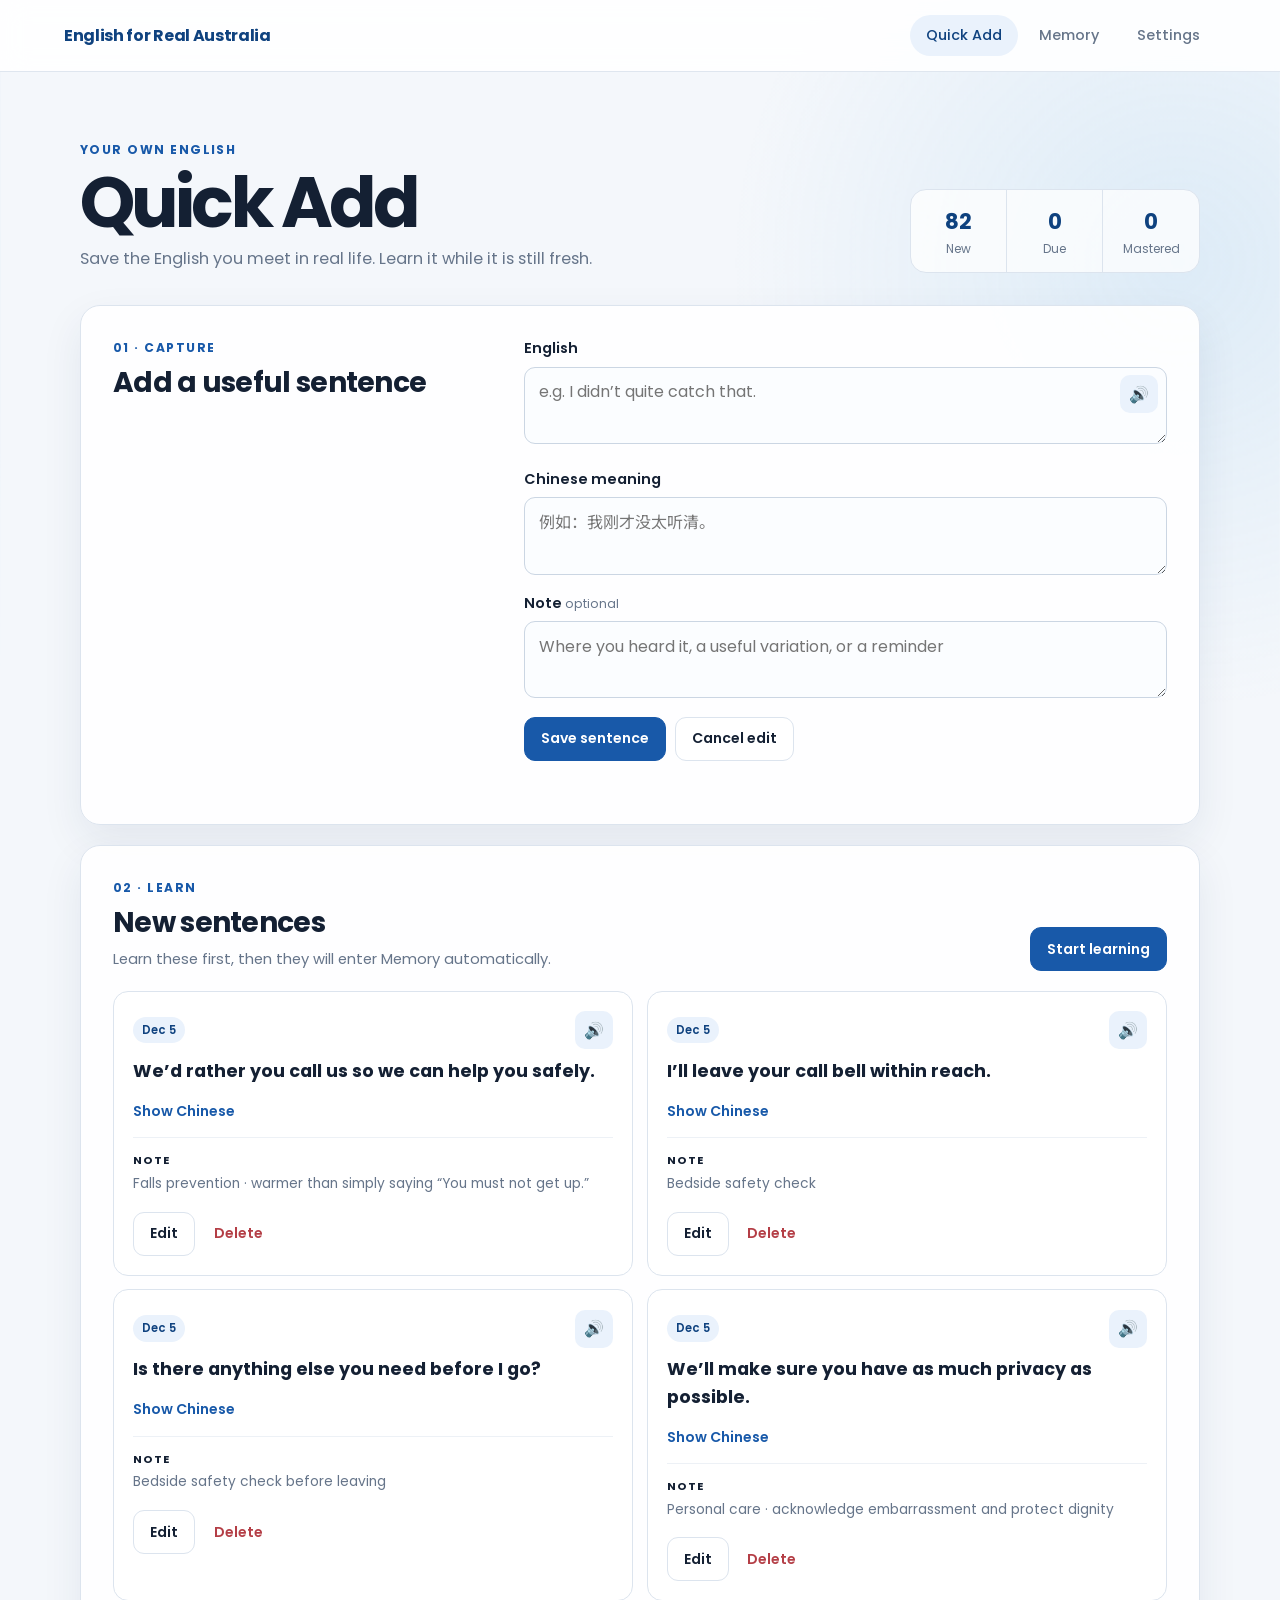
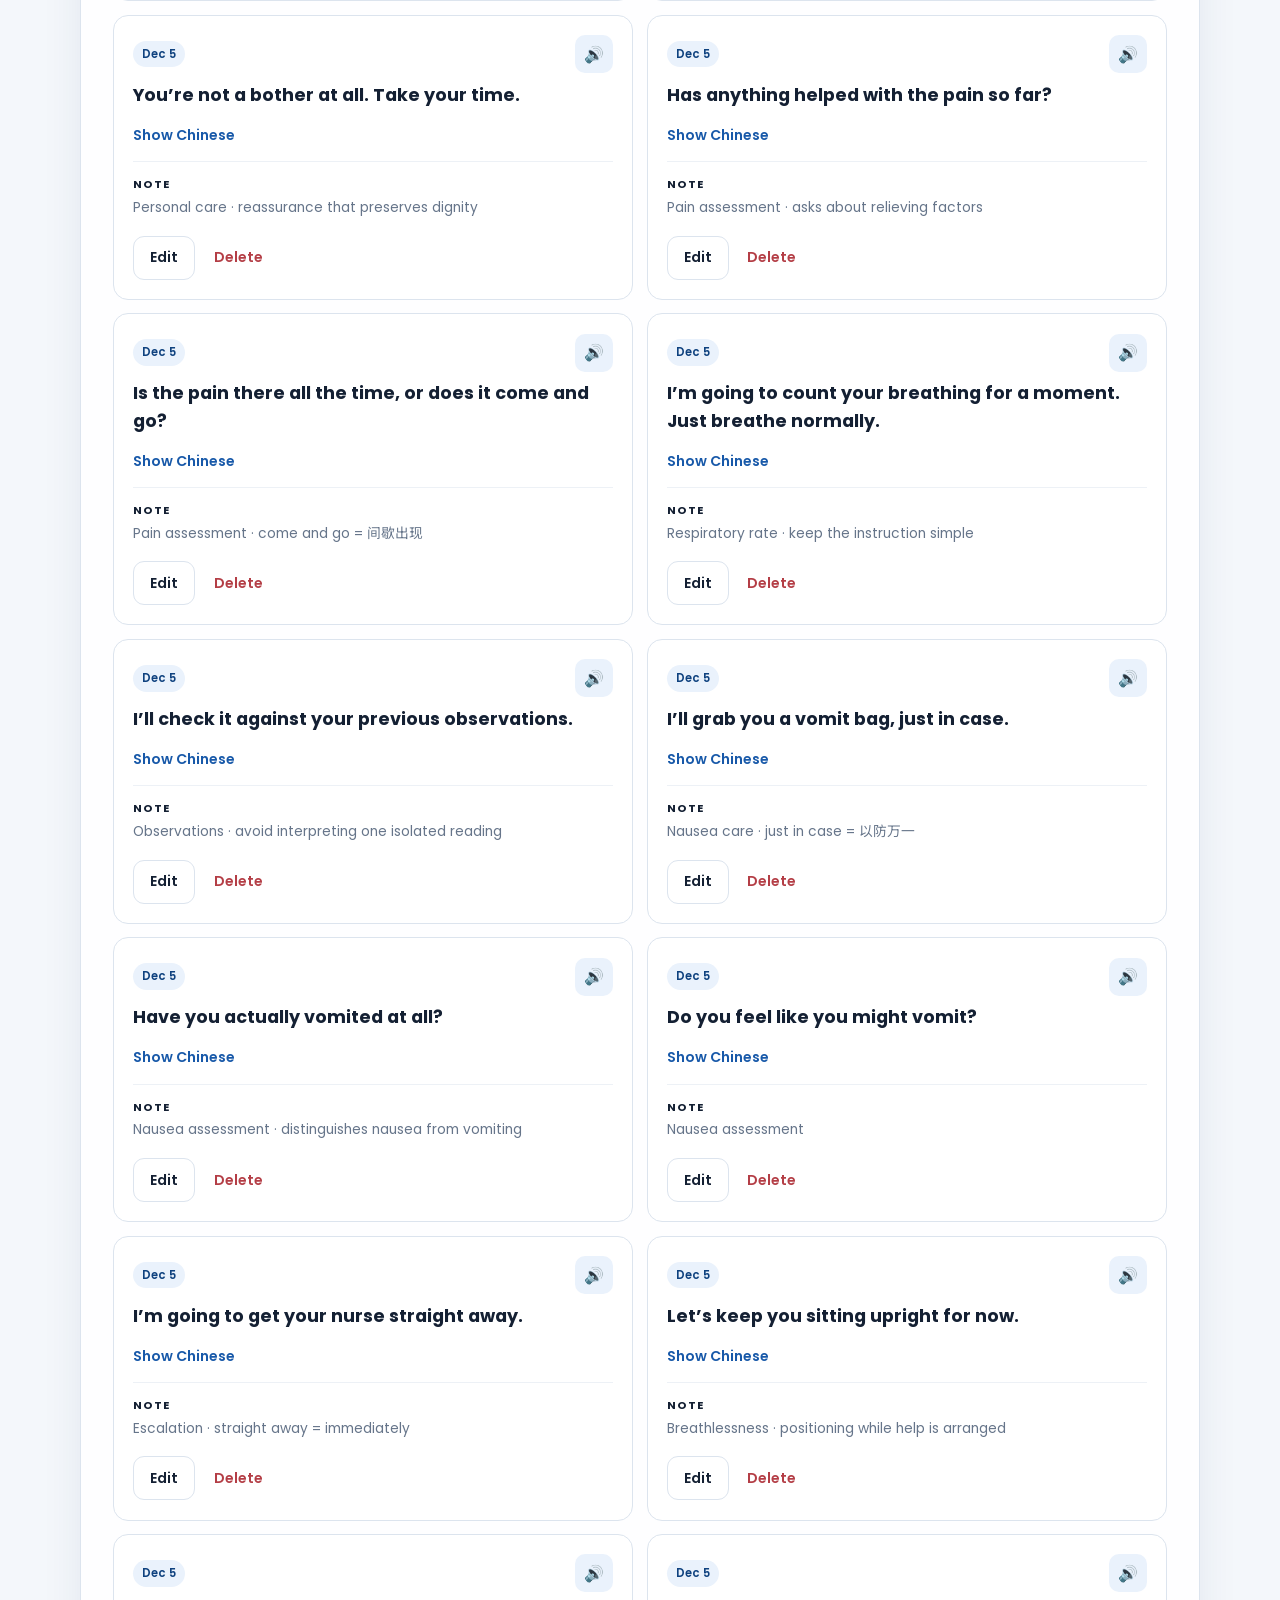
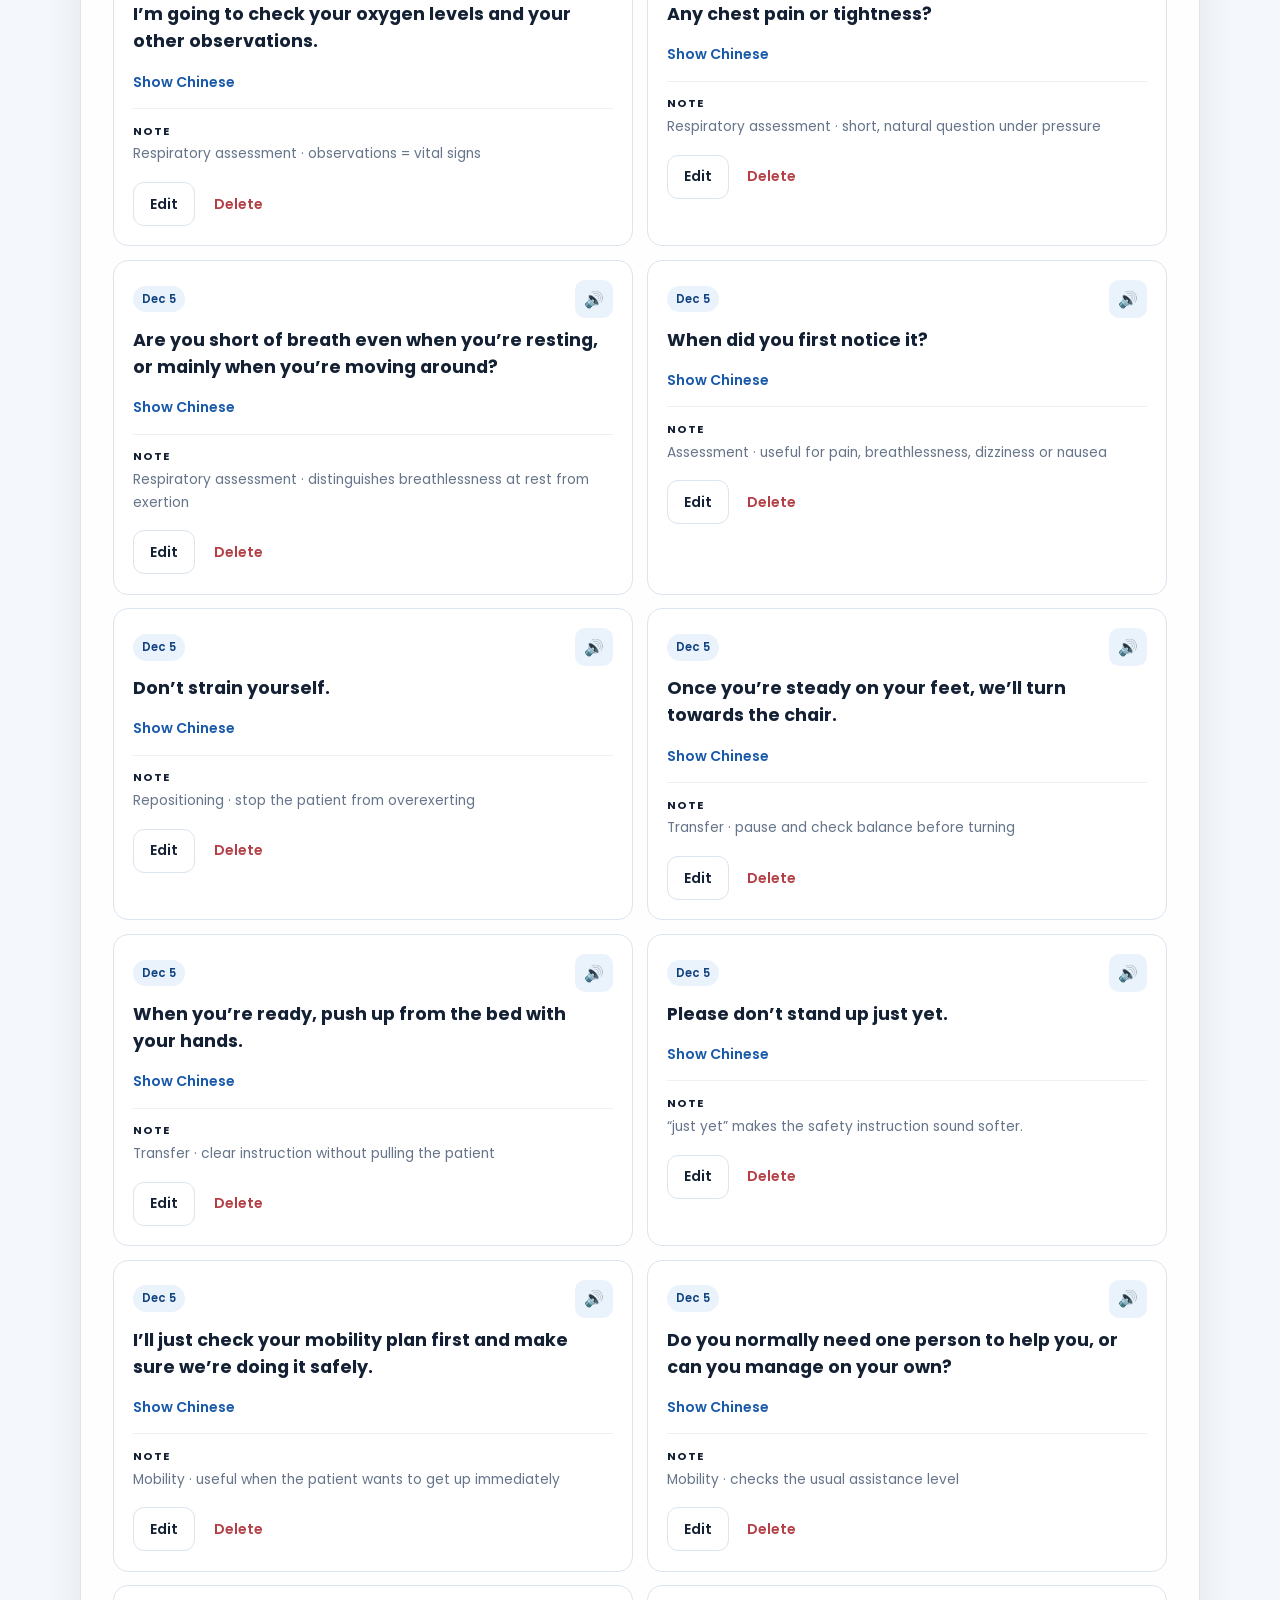
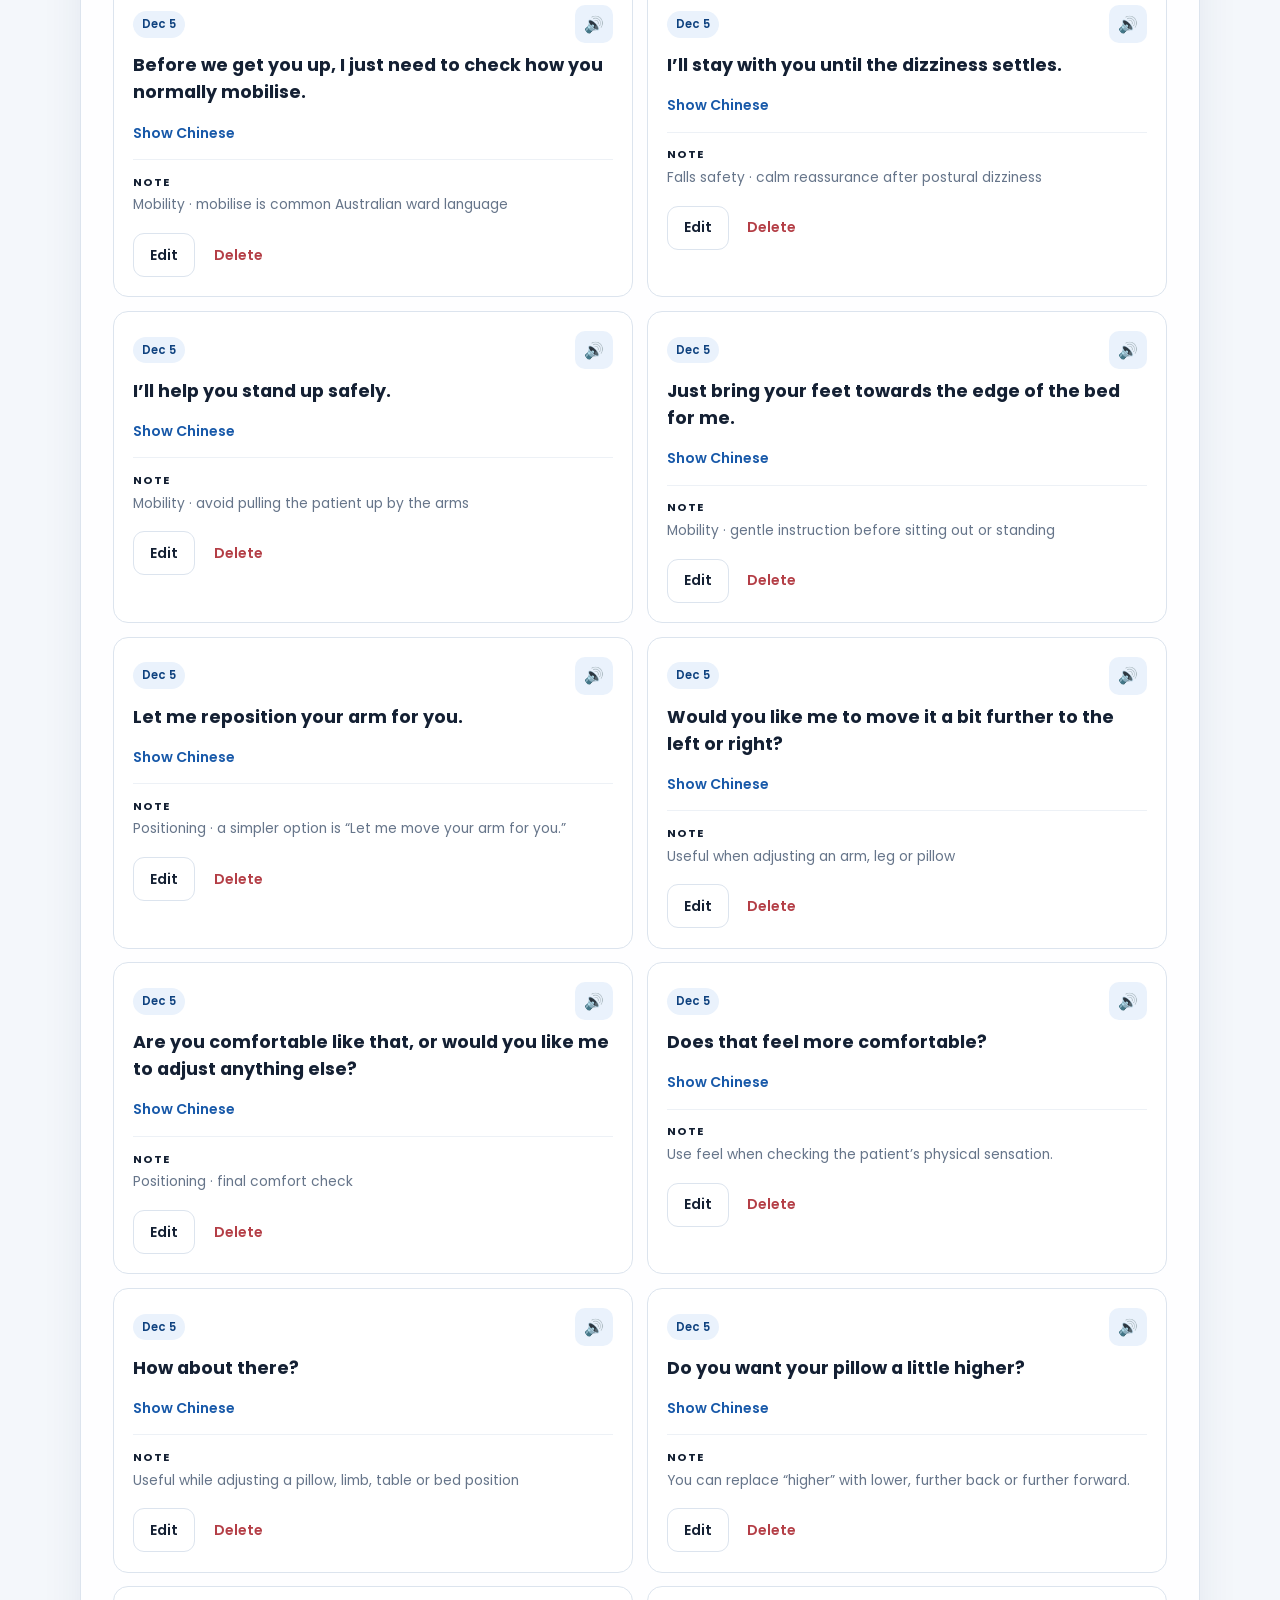
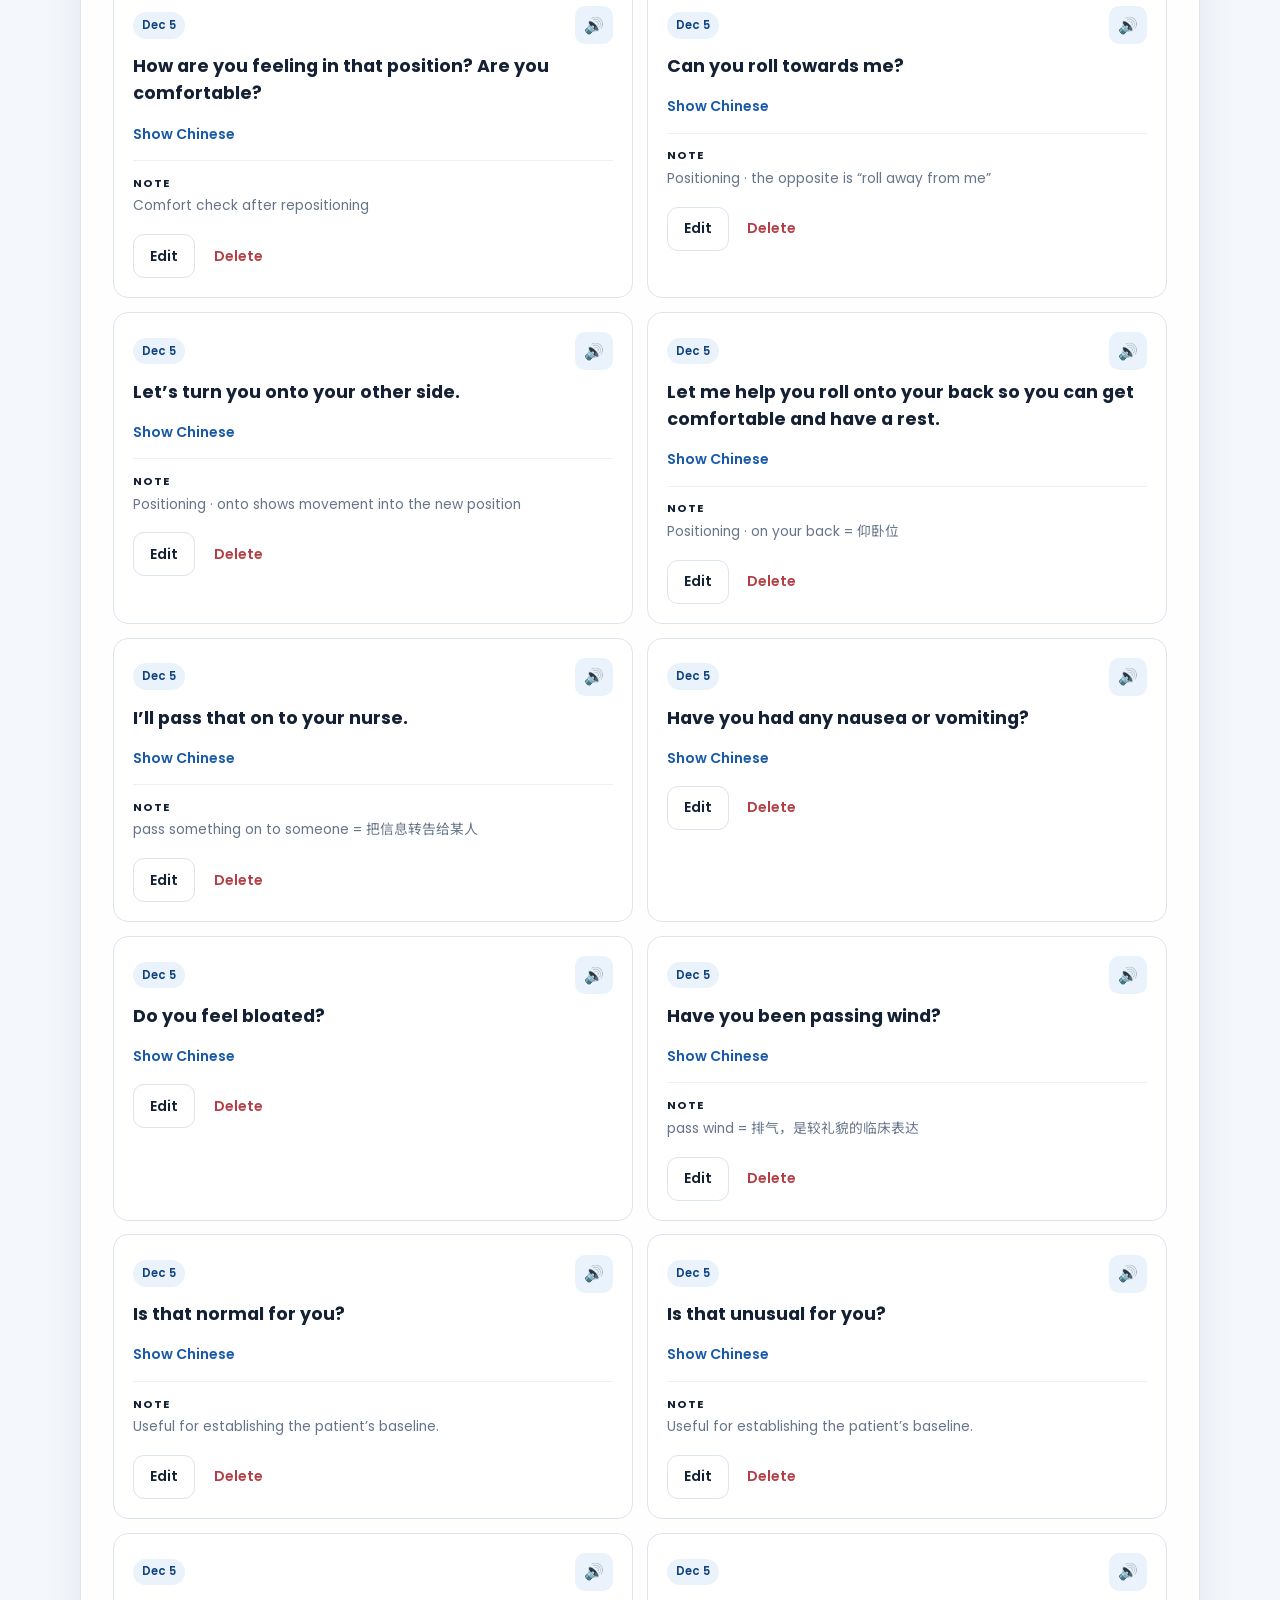
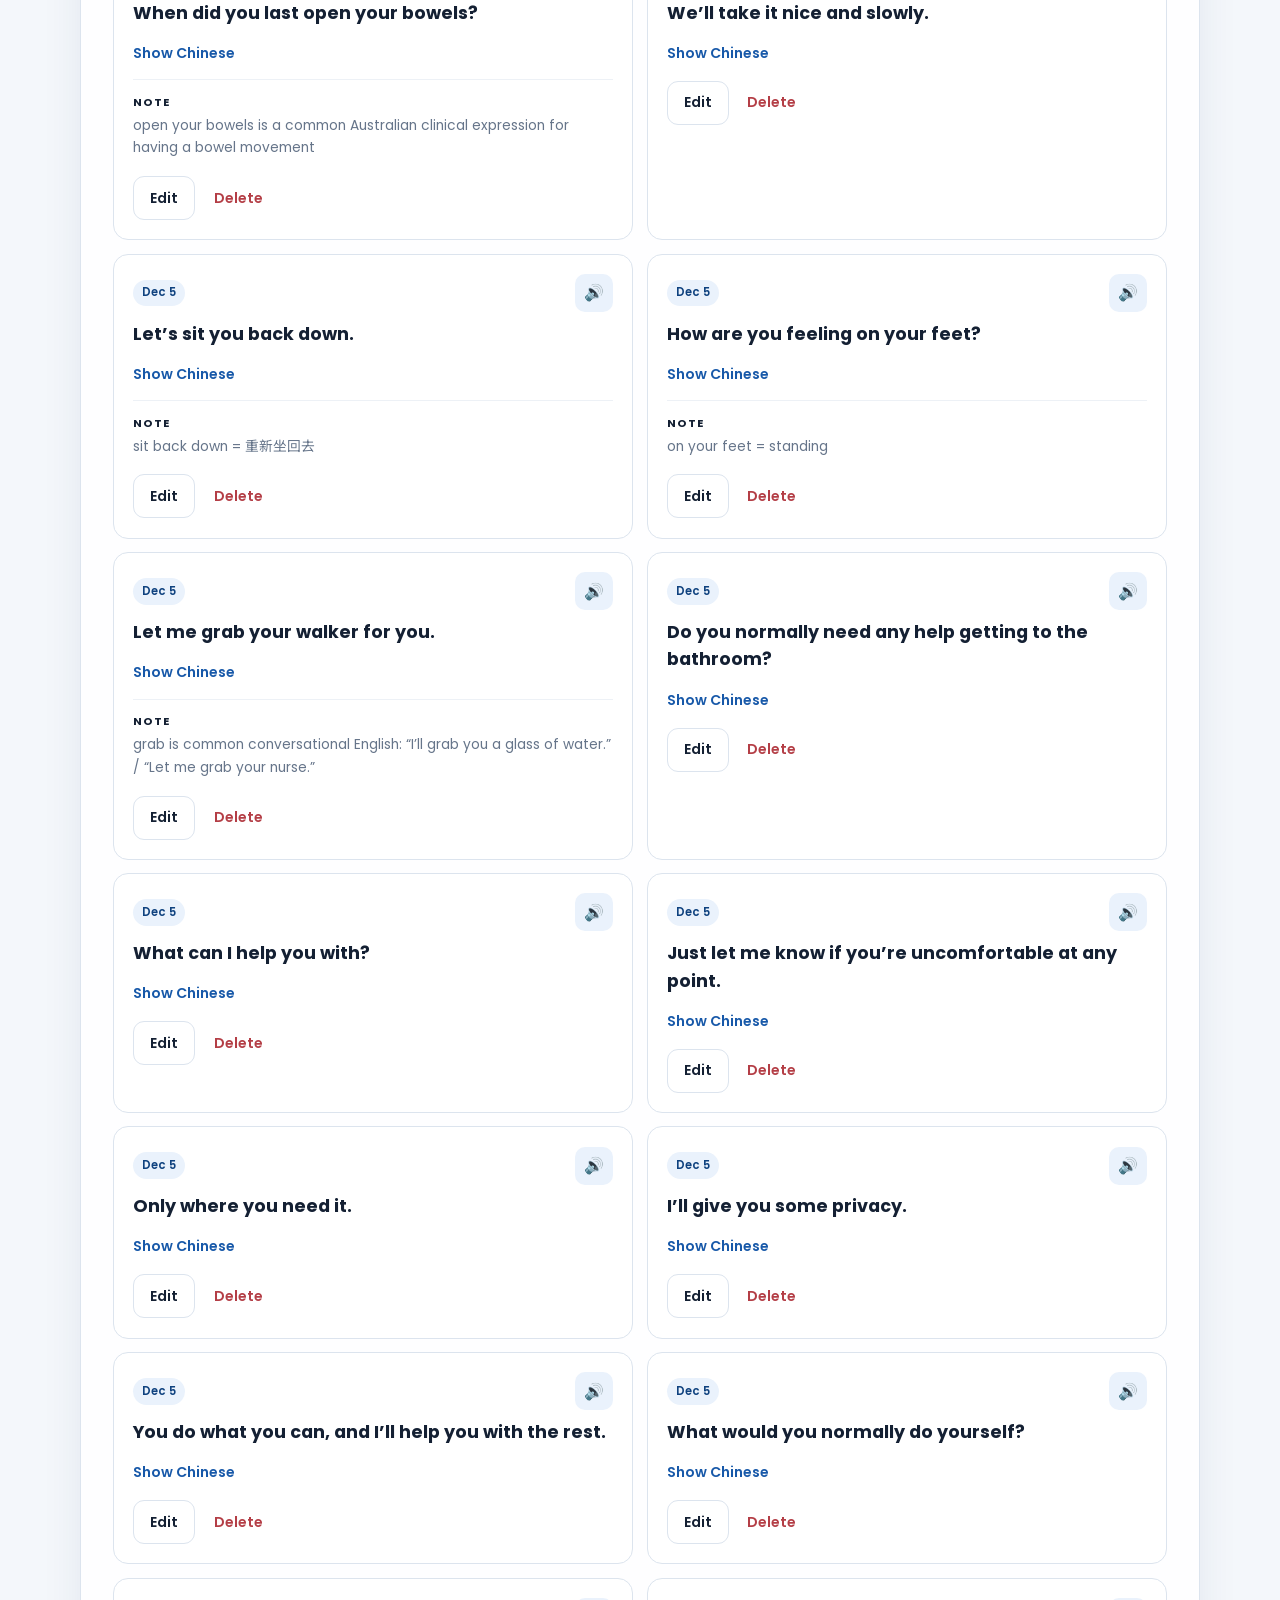
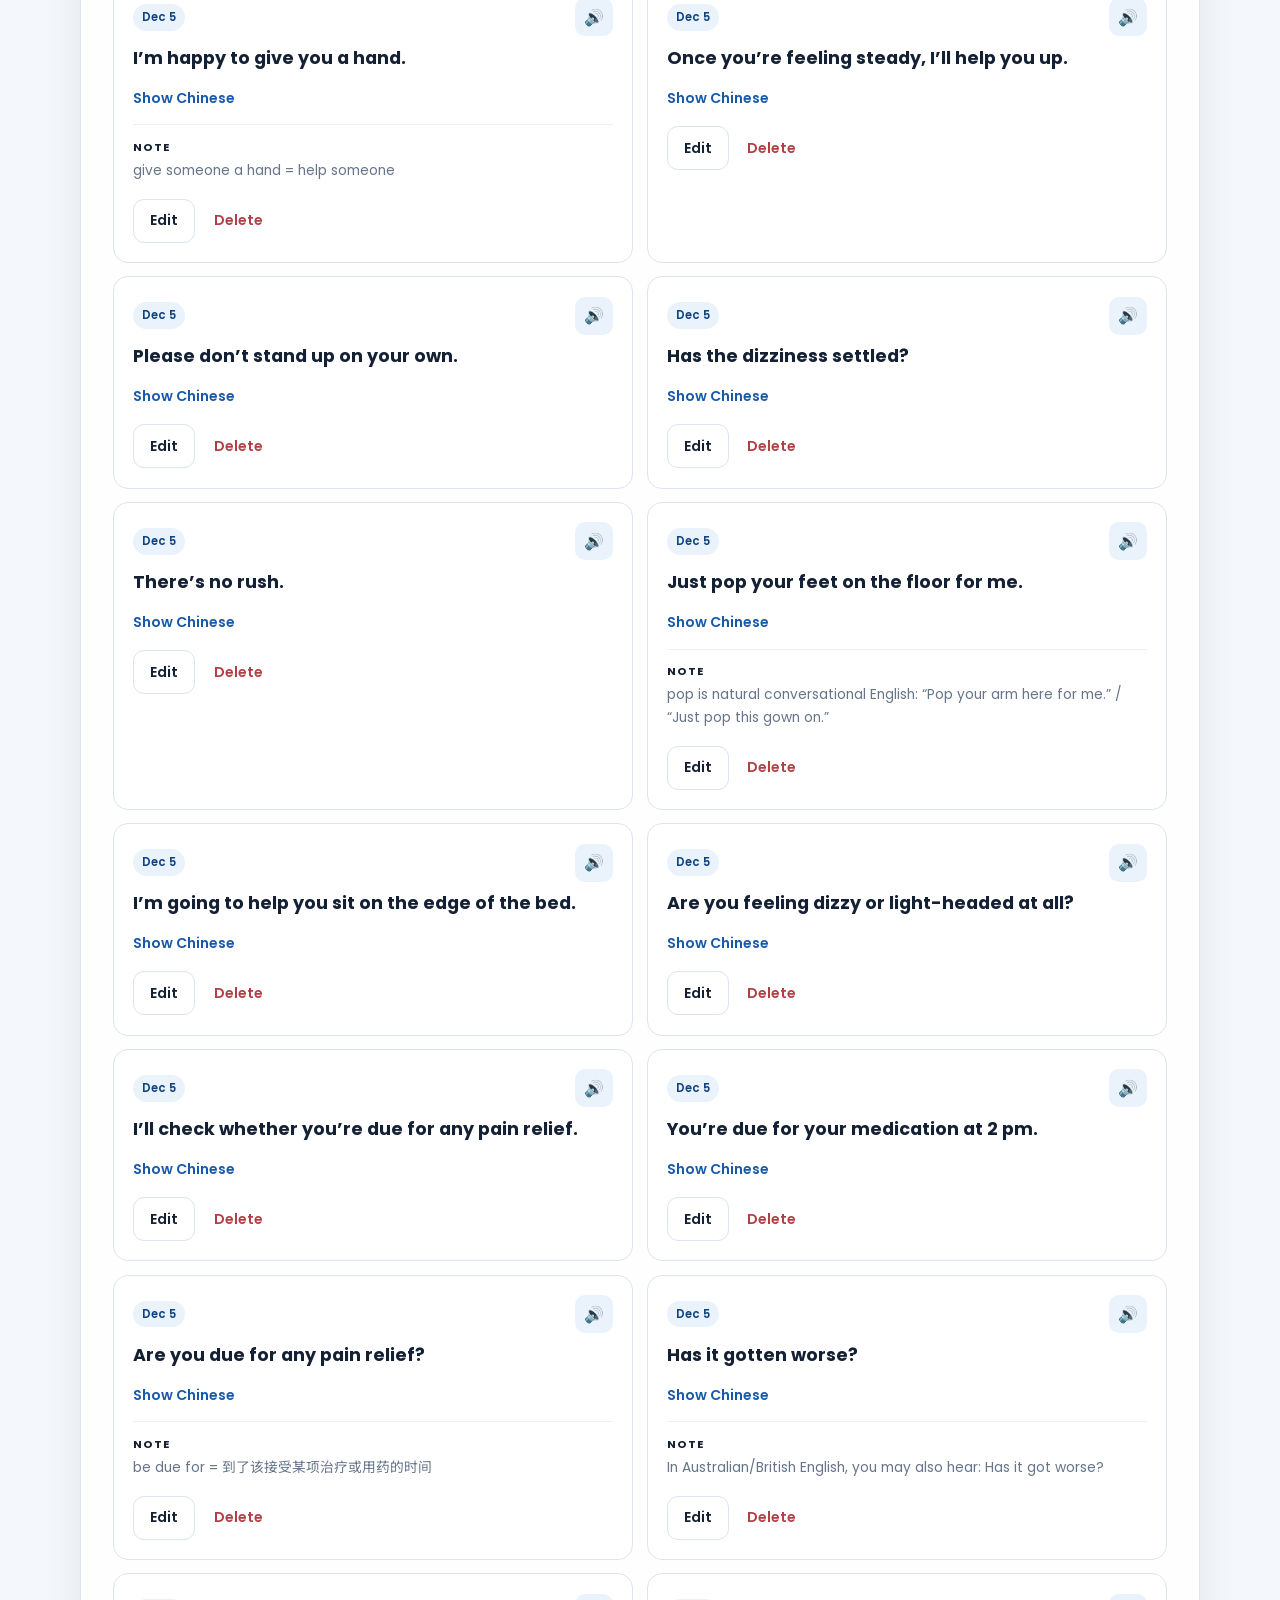
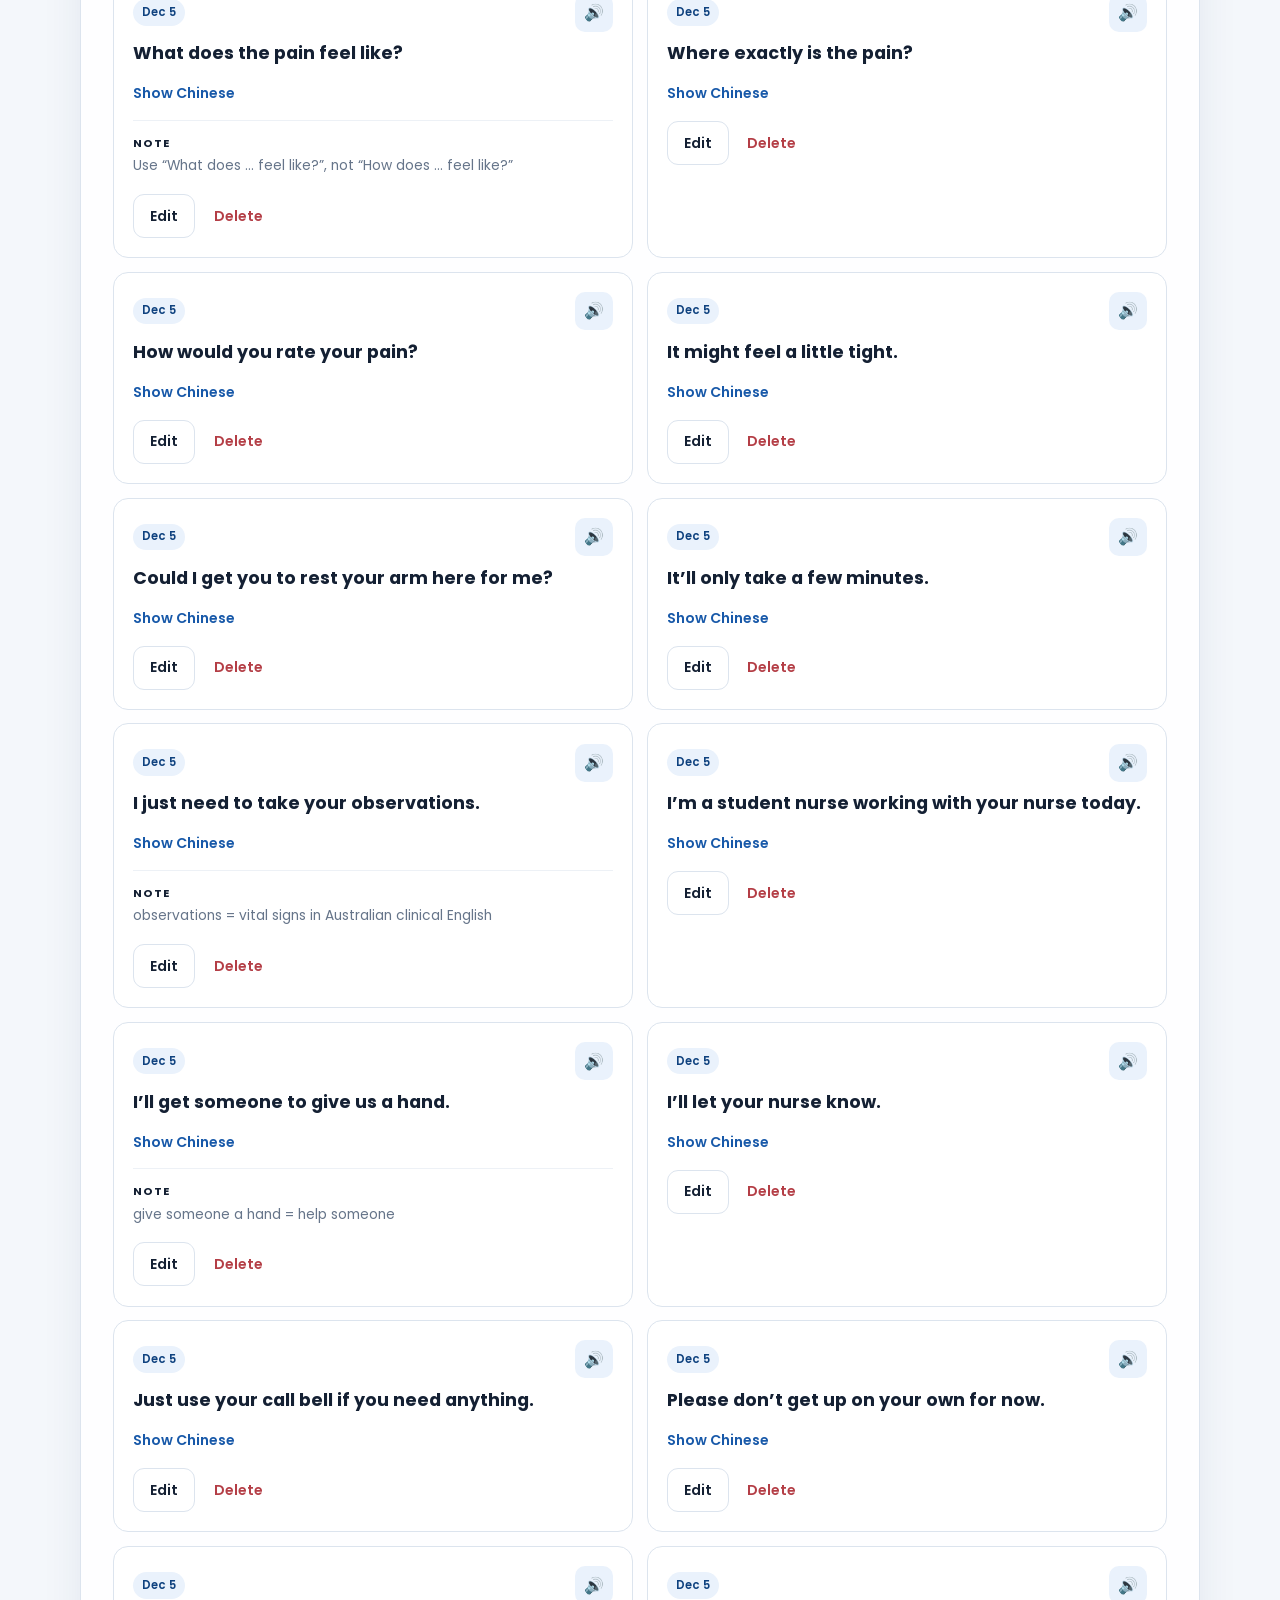
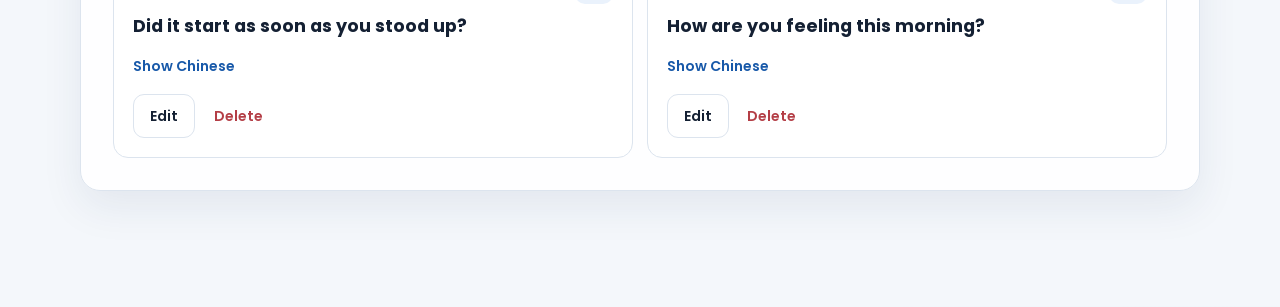
<file: index.html>
<!doctype html>
<html lang="en">
<head>
  <meta charset="utf-8">
  <meta name="viewport" content="width=device-width, initial-scale=1, viewport-fit=cover">
  <title>Quick Add | English for Real Australia</title>
  <meta name="description" content="Capture useful English and remember it with spaced review.">
  <meta name="theme-color" content="#1859a9">
  <meta name="apple-mobile-web-app-capable" content="yes">
  <meta name="apple-mobile-web-app-status-bar-style" content="default">
  <link rel="manifest" href="manifest.json">
  <link rel="apple-touch-icon" href="icons/icon-192.png">
  <link rel="preconnect" href="https://fonts.googleapis.com">
  <link rel="preconnect" href="https://fonts.gstatic.com" crossorigin>
  <link href="https://fonts.googleapis.com/css2?family=Noto+Sans+SC:wght@400;600&family=Poppins:wght@400;500;600;700&display=swap" rel="stylesheet">
  <link rel="stylesheet" href="style.css">
</head>
<body data-page="quickadd">
  <header class="app-header">
    <a class="brand" href="index.html">English for Real Australia</a>
    <nav class="top-nav" aria-label="Main navigation">
      <a href="index.html" class="active" aria-current="page">Quick Add</a>
      <a href="review.html">Memory</a>
      <a href="settings.html">Settings</a>
    </nav>
  </header>

  <main class="page-shell">
    <section class="page-intro compact-intro">
      <div>
        <p class="eyebrow">Your own English</p>
        <h1>Quick Add</h1>
        <p>Save the English you meet in real life. Learn it while it is still fresh.</p>
      </div>
      <div class="mini-stats" aria-label="Learning summary">
        <div><strong id="pending-count">0</strong><span>New</span></div>
        <div><strong id="due-count">0</strong><span>Due</span></div>
        <div><strong id="mastered-count">0</strong><span>Mastered</span></div>
      </div>
    </section>

    <section class="panel add-panel" aria-labelledby="add-title">
      <div class="section-heading">
        <div>
          <p class="step-label">01 · Capture</p>
          <h2 id="add-title">Add a useful sentence</h2>
        </div>
      </div>
      <form id="quick-add-form" class="add-form">
        <label for="qa-english">English</label>
        <div class="input-with-action">
          <textarea id="qa-english" rows="2" required placeholder="e.g. I didn’t quite catch that."></textarea>
          <button type="button" class="icon-btn" id="speak-draft-btn" aria-label="Listen to the English sentence" title="Listen">🔊</button>
        </div>

        <label for="qa-chinese">Chinese meaning</label>
        <textarea id="qa-chinese" rows="2" required placeholder="例如：我刚才没太听清。"></textarea>

        <label for="qa-note">Note <span class="optional">optional</span></label>
        <textarea id="qa-note" rows="2" placeholder="Where you heard it, a useful variation, or a reminder"></textarea>

        <div class="form-actions">
          <button type="submit" class="btn primary-btn" id="save-sentence-btn">Save sentence</button>
          <button type="button" class="btn quiet-btn" id="cancel-edit-btn" hidden>Cancel edit</button>
        </div>
        <p class="form-status" id="form-status" role="status" aria-live="polite"></p>
      </form>
    </section>

    <section class="panel queue-panel" aria-labelledby="queue-title">
      <div class="section-heading queue-heading">
        <div>
          <p class="step-label">02 · Learn</p>
          <h2 id="queue-title">New sentences</h2>
          <p>Learn these first, then they will enter Memory automatically.</p>
        </div>
        <button id="quick-add-start-btn" class="btn primary-btn">Start learning</button>
      </div>
      <div id="quick-add-list" class="card-list"></div>
    </section>

    <section id="quick-add-study-container" class="study-overlay" hidden aria-live="polite"></section>
    <button id="install-button" class="install-btn" hidden>Install app</button>
  </main>

  <nav class="bottom-nav" aria-label="Mobile navigation">
    <a href="index.html" class="active" aria-current="page"><span>＋</span>Quick Add</a>
    <a href="review.html"><span>◴</span>Memory</a>
    <a href="settings.html"><span>⚙</span>Settings</a>
  </nav>

  <script src="script.js"></script>
</body>
</html>
</file>
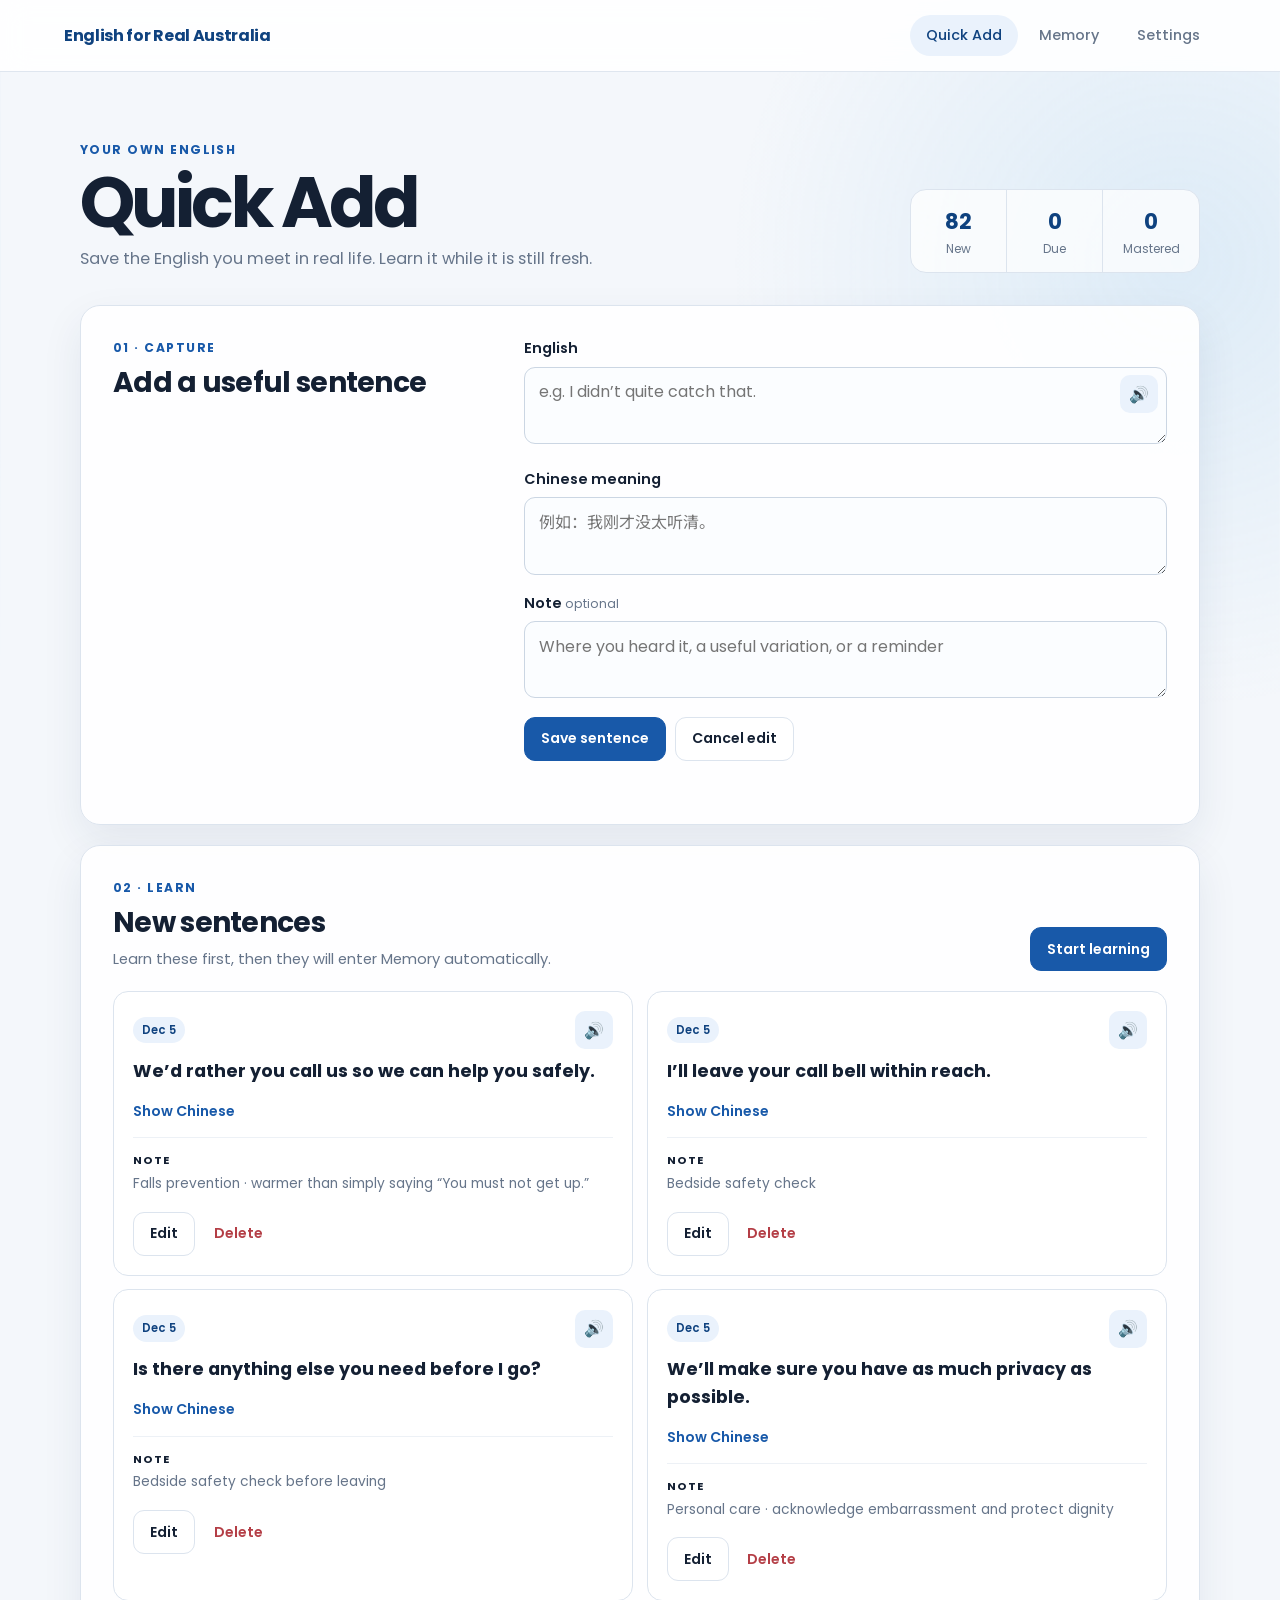
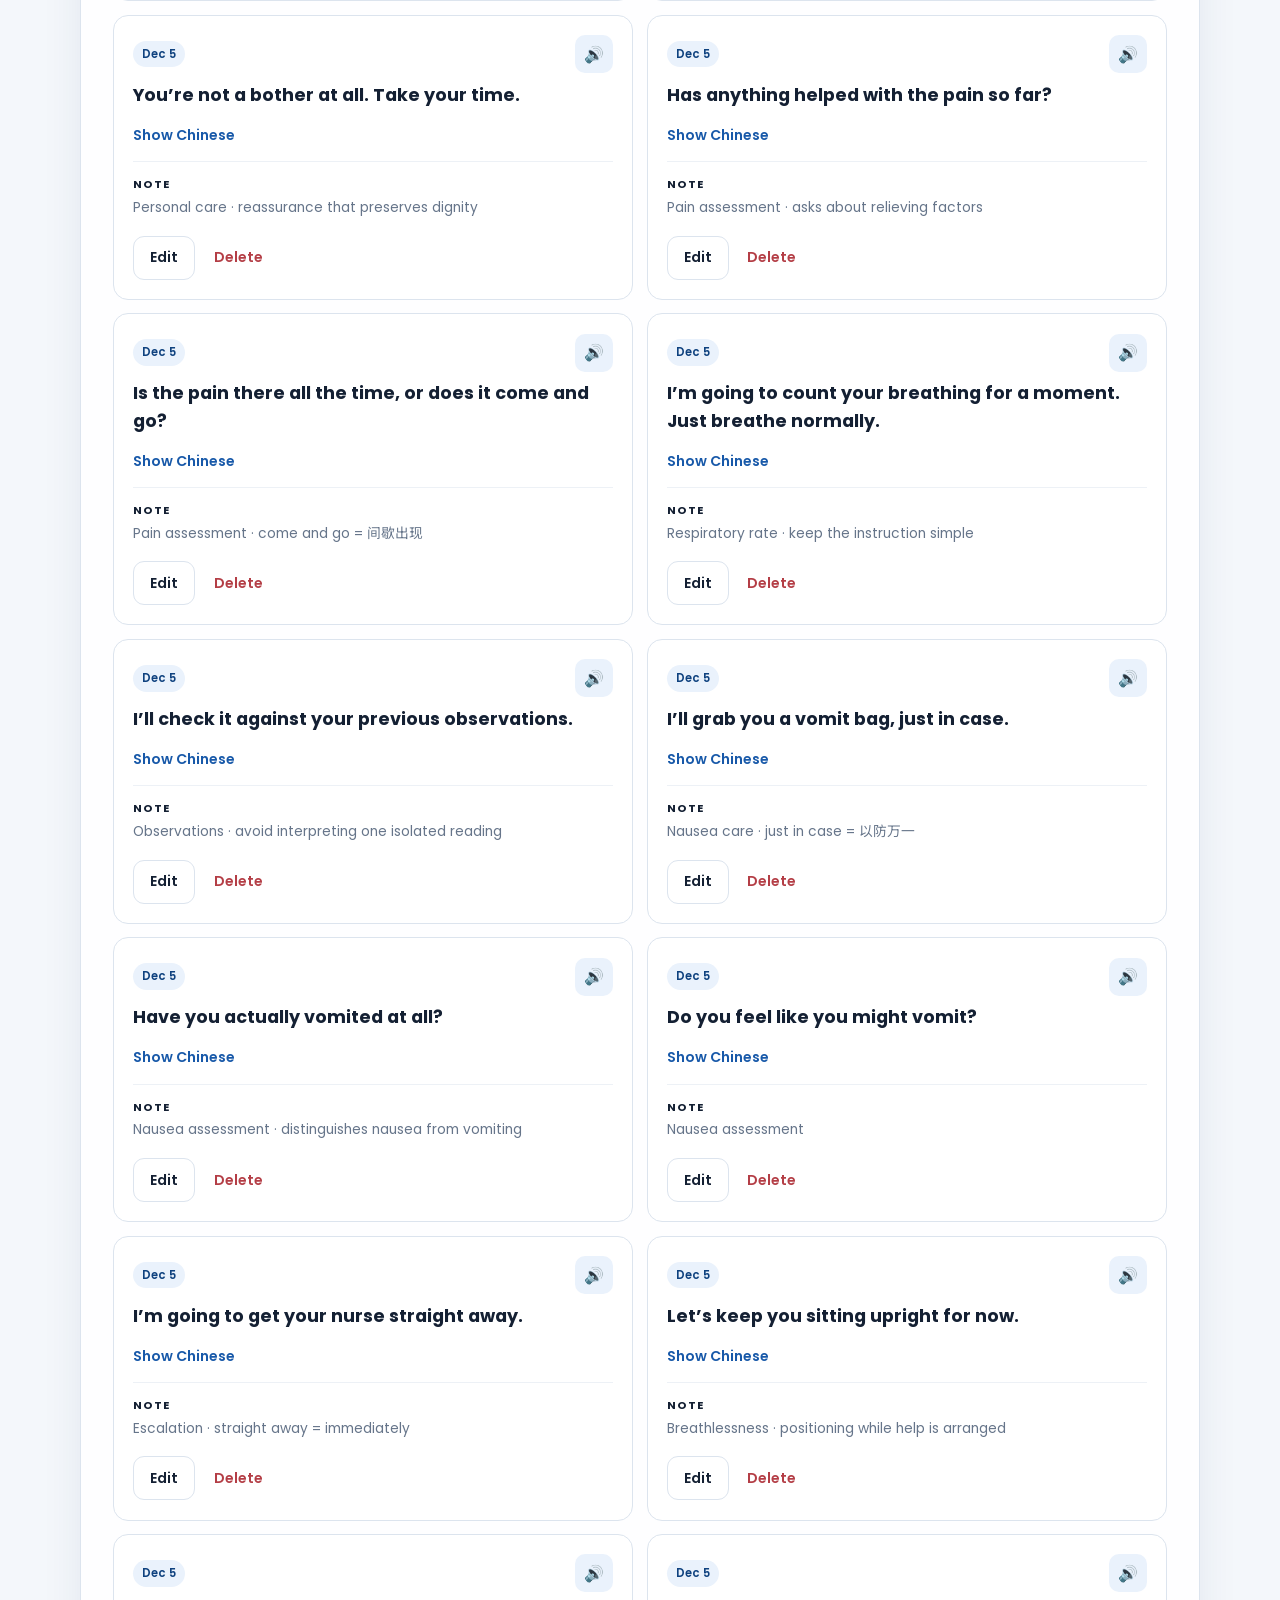
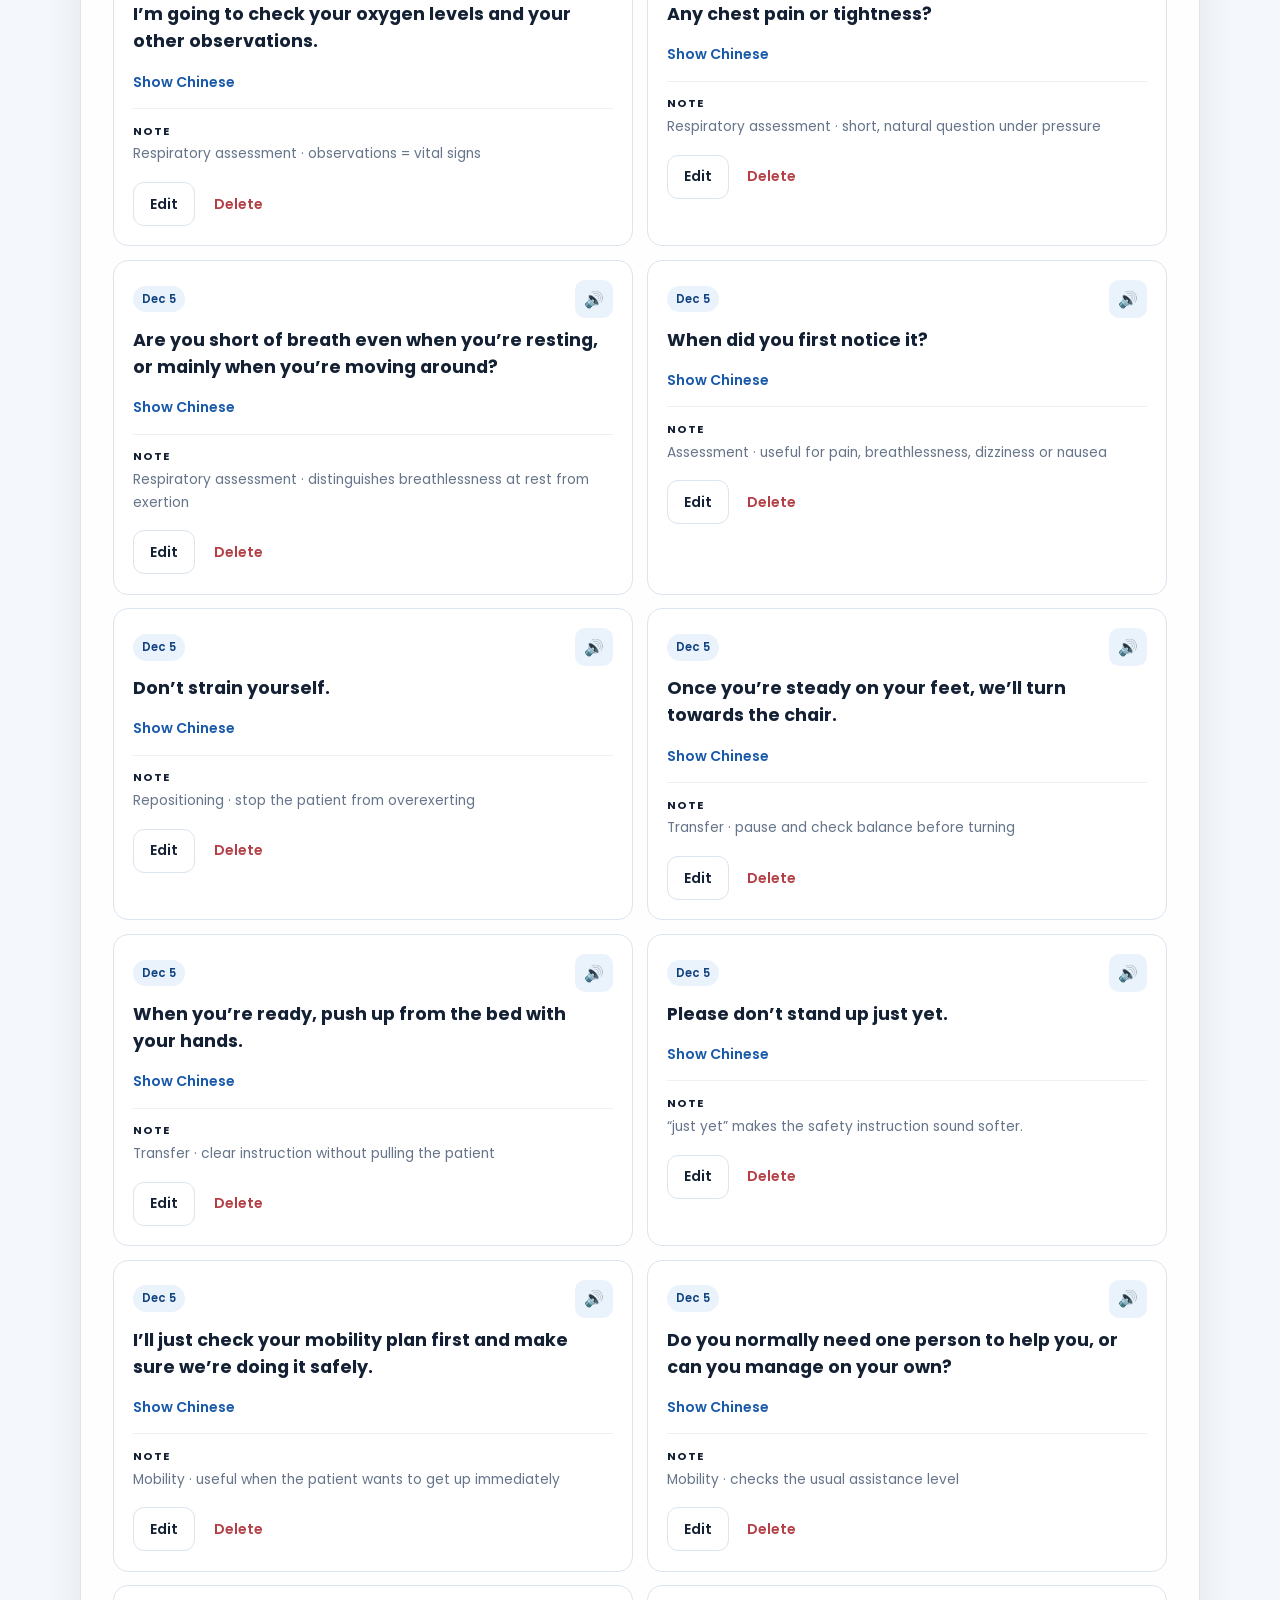
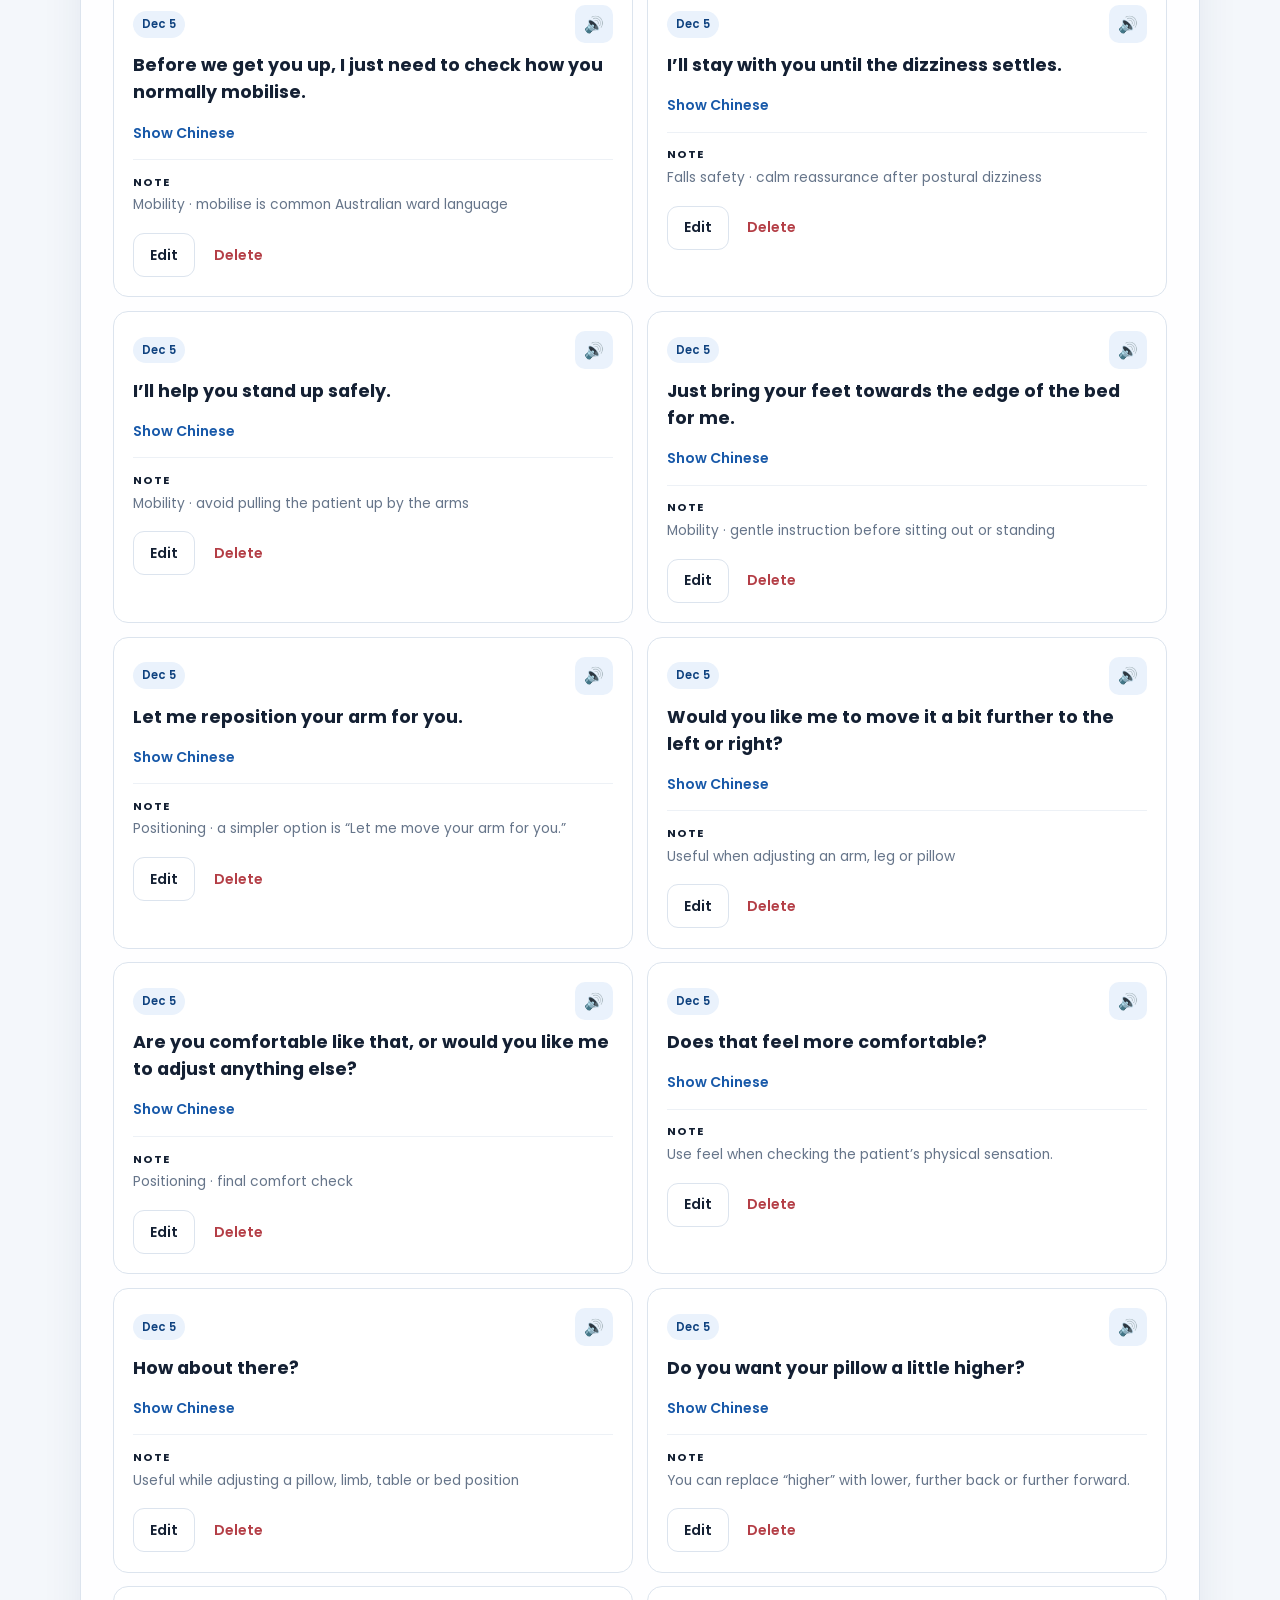
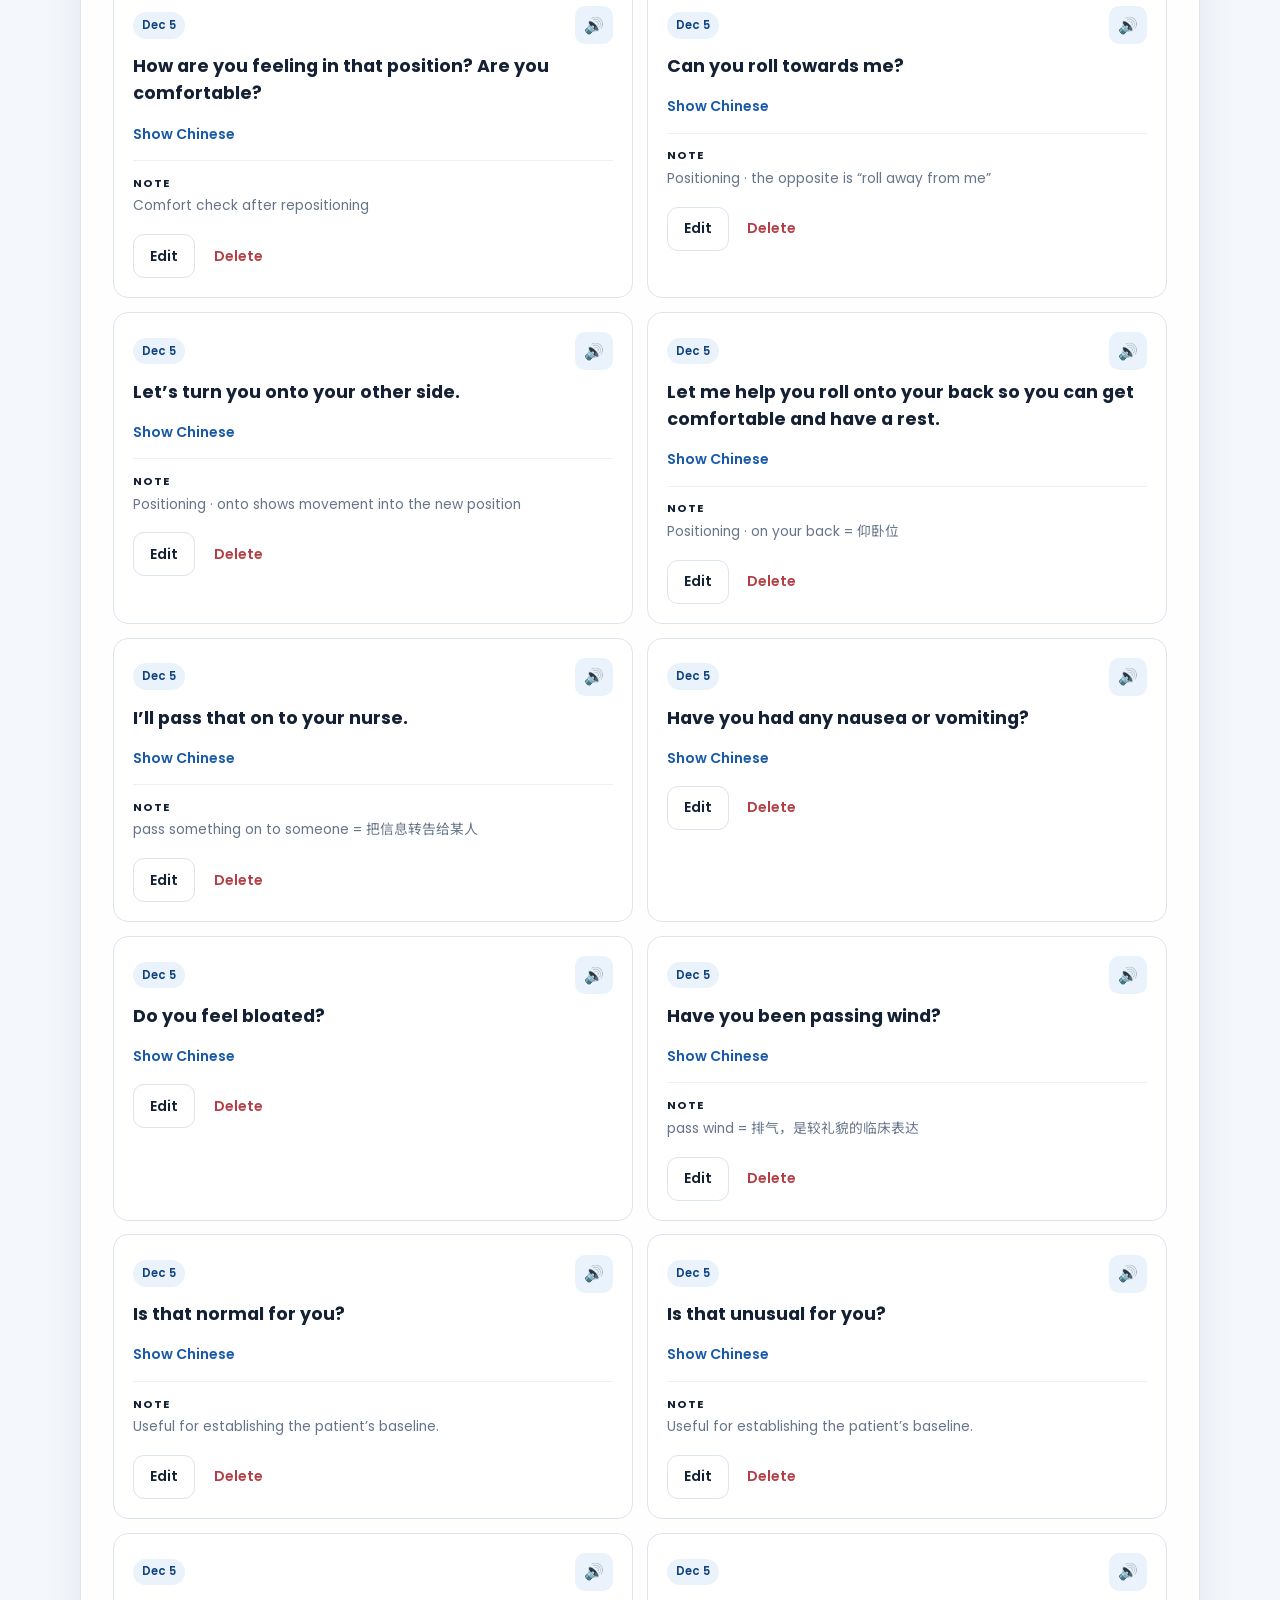
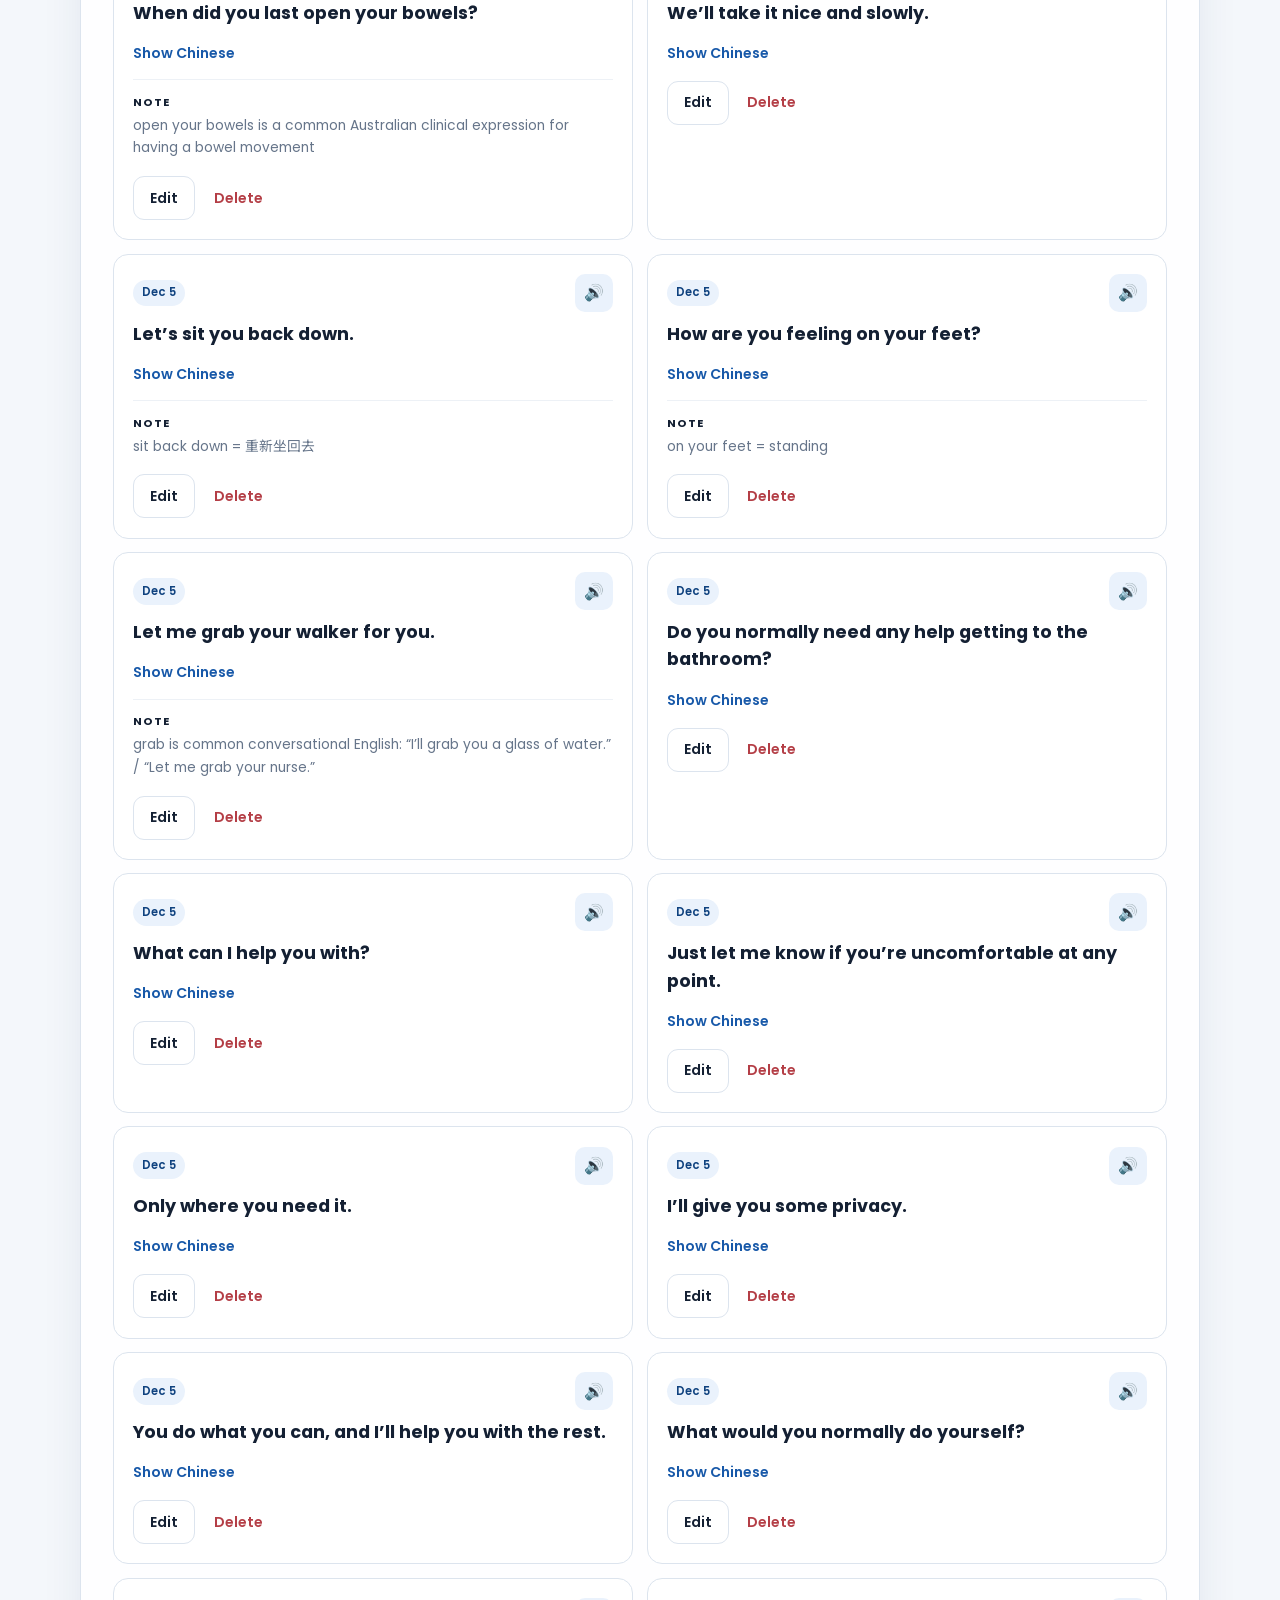
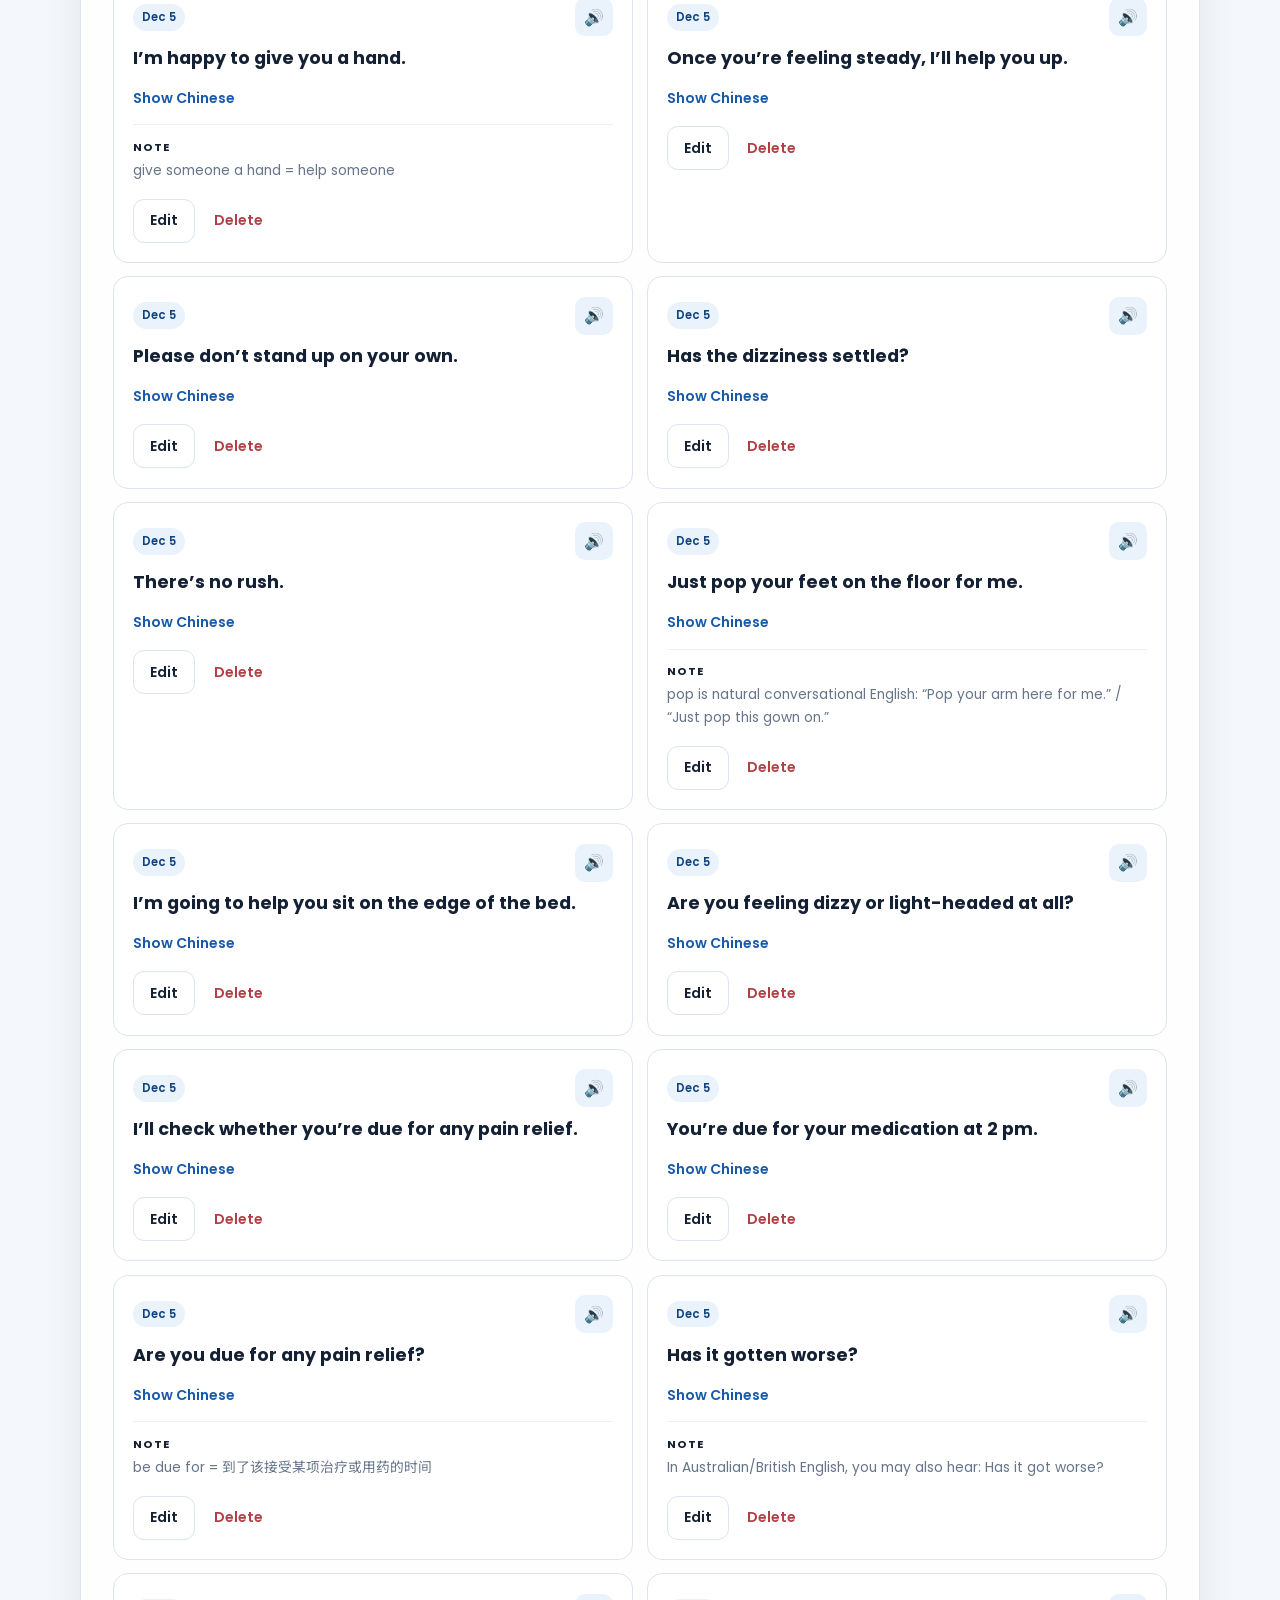
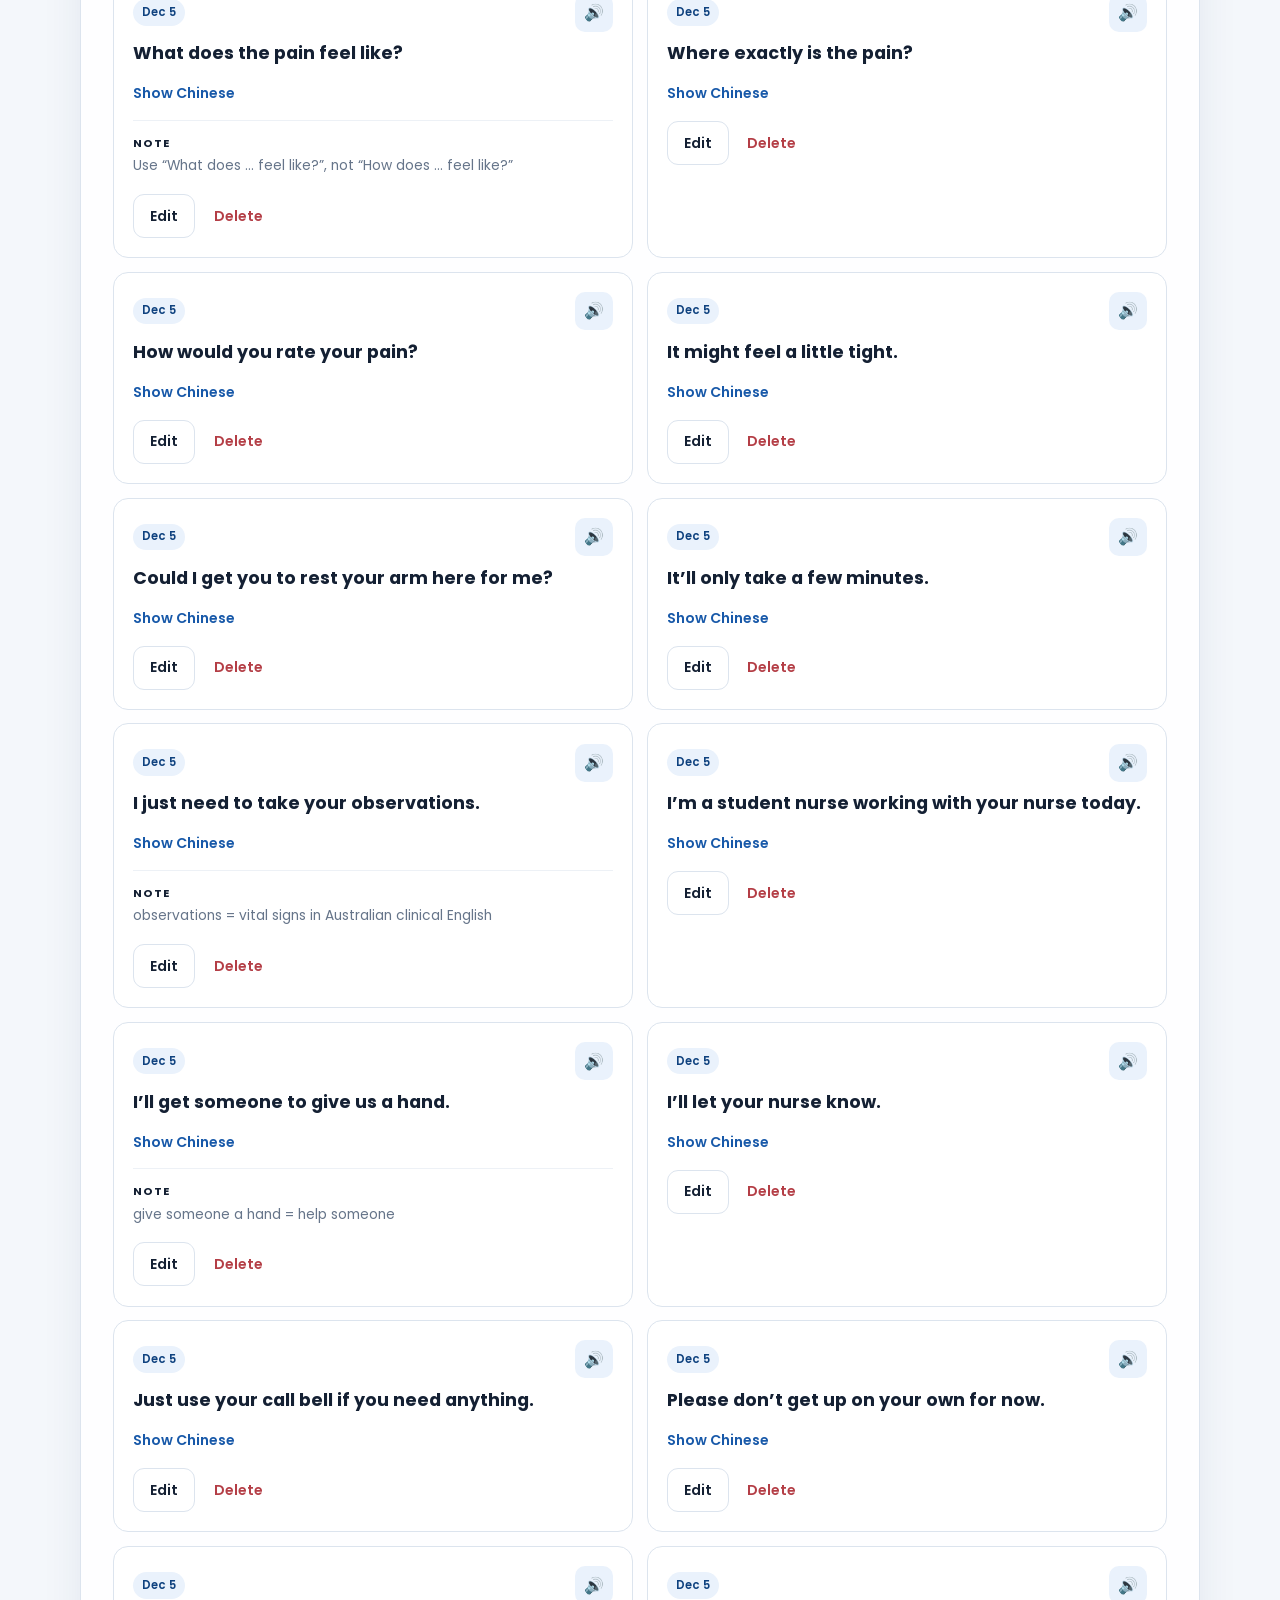
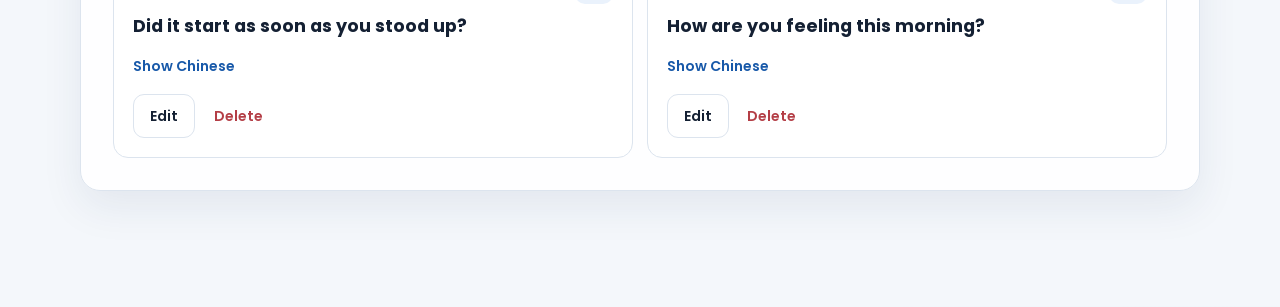
<file: quickadd.html>
<!doctype html>
<html lang="en">
<head>
  <meta charset="utf-8">
  <meta name="viewport" content="width=device-width, initial-scale=1">
  <meta http-equiv="refresh" content="0; url=index.html">
  <title>Quick Add</title>
  <link rel="canonical" href="index.html">
</head>
<body>
  <p><a href="index.html">Open Quick Add</a></p>
  <script>window.location.replace('index.html');</script>
</body>
</html>
</file>
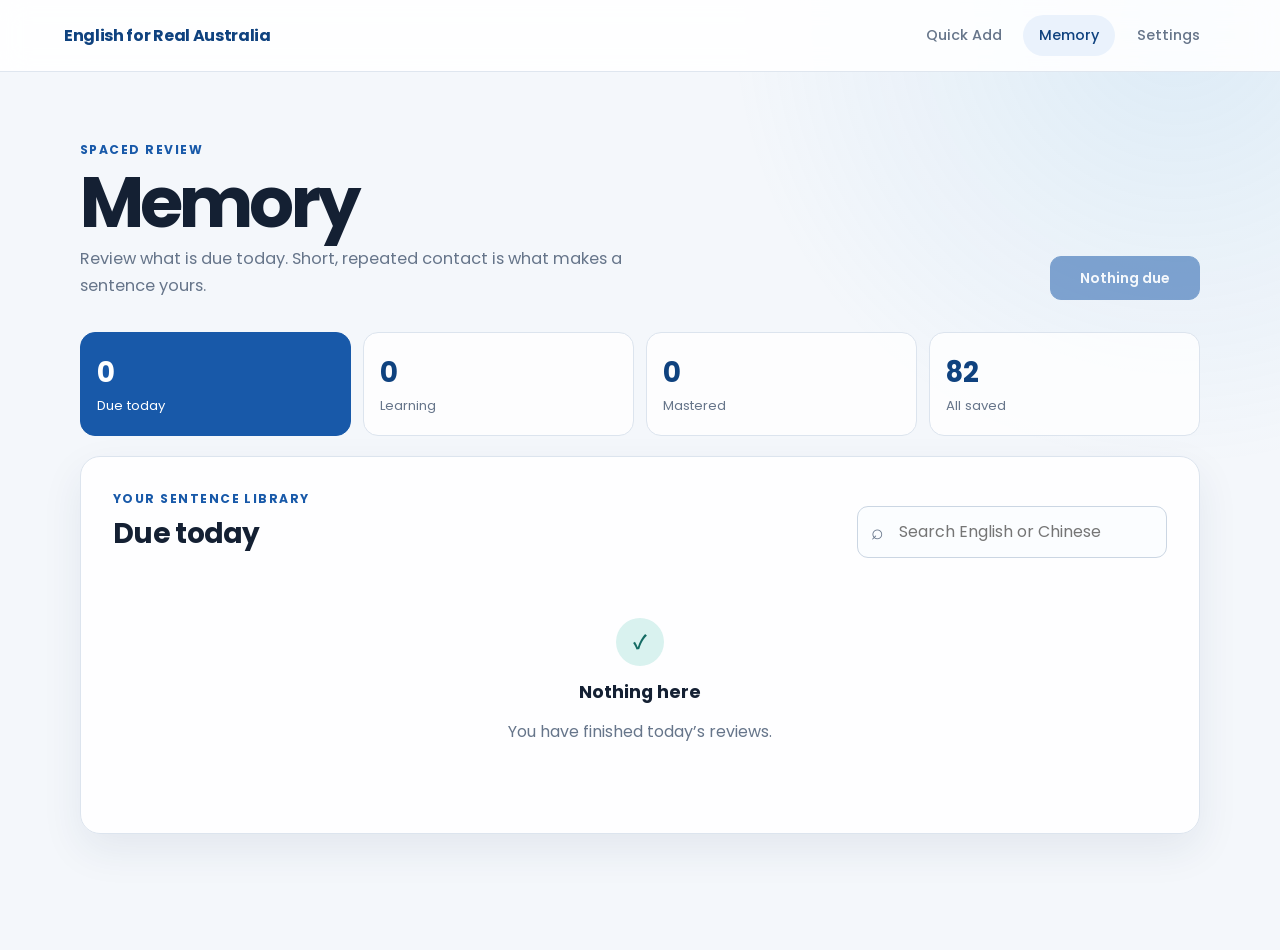
<file: review.html>
<!doctype html>
<html lang="en">
<head>
  <meta charset="utf-8">
  <meta name="viewport" content="width=device-width, initial-scale=1, viewport-fit=cover">
  <title>Memory | English for Real Australia</title>
  <meta name="description" content="Review and search the English sentences you saved.">
  <meta name="theme-color" content="#1859a9">
  <meta name="apple-mobile-web-app-capable" content="yes">
  <meta name="apple-mobile-web-app-status-bar-style" content="default">
  <link rel="manifest" href="manifest.json">
  <link rel="apple-touch-icon" href="icons/icon-192.png">
  <link rel="preconnect" href="https://fonts.googleapis.com">
  <link rel="preconnect" href="https://fonts.gstatic.com" crossorigin>
  <link href="https://fonts.googleapis.com/css2?family=Noto+Sans+SC:wght@400;600&family=Poppins:wght@400;500;600;700&display=swap" rel="stylesheet">
  <link rel="stylesheet" href="style.css">
</head>
<body data-page="memory">
  <header class="app-header">
    <a class="brand" href="index.html">English for Real Australia</a>
    <nav class="top-nav" aria-label="Main navigation">
      <a href="index.html">Quick Add</a>
      <a href="review.html" class="active" aria-current="page">Memory</a>
      <a href="settings.html">Settings</a>
    </nav>
  </header>

  <main class="page-shell">
    <section class="page-intro memory-intro">
      <div>
        <p class="eyebrow">Spaced review</p>
        <h1>Memory</h1>
        <p>Review what is due today. Short, repeated contact is what makes a sentence yours.</p>
      </div>
      <button id="start-due-review-btn" class="btn primary-btn">Review due</button>
    </section>

    <section class="memory-stats" aria-label="Memory statistics">
      <button class="stat-card active" data-filter="due"><strong id="memory-due-count">0</strong><span>Due today</span></button>
      <button class="stat-card" data-filter="learning"><strong id="memory-learning-count">0</strong><span>Learning</span></button>
      <button class="stat-card" data-filter="mastered"><strong id="memory-mastered-count">0</strong><span>Mastered</span></button>
      <button class="stat-card" data-filter="all"><strong id="memory-total-count">0</strong><span>All saved</span></button>
    </section>

    <section class="panel library-panel" aria-labelledby="library-title">
      <div class="section-heading library-heading">
        <div>
          <p class="step-label">Your sentence library</p>
          <h2 id="library-title">Due today</h2>
        </div>
        <label class="search-box">
          <span aria-hidden="true">⌕</span>
          <span class="sr-only">Search saved sentences</span>
          <input id="memory-search" type="search" placeholder="Search English or Chinese">
        </label>
      </div>
      <div id="memory-list" class="card-list"></div>
    </section>

    <section id="memory-study-container" class="study-overlay" hidden aria-live="polite"></section>
  </main>

  <nav class="bottom-nav" aria-label="Mobile navigation">
    <a href="index.html"><span>＋</span>Quick Add</a>
    <a href="review.html" class="active" aria-current="page"><span>◴</span>Memory</a>
    <a href="settings.html"><span>⚙</span>Settings</a>
  </nav>

  <script src="script.js"></script>
</body>
</html>
</file>
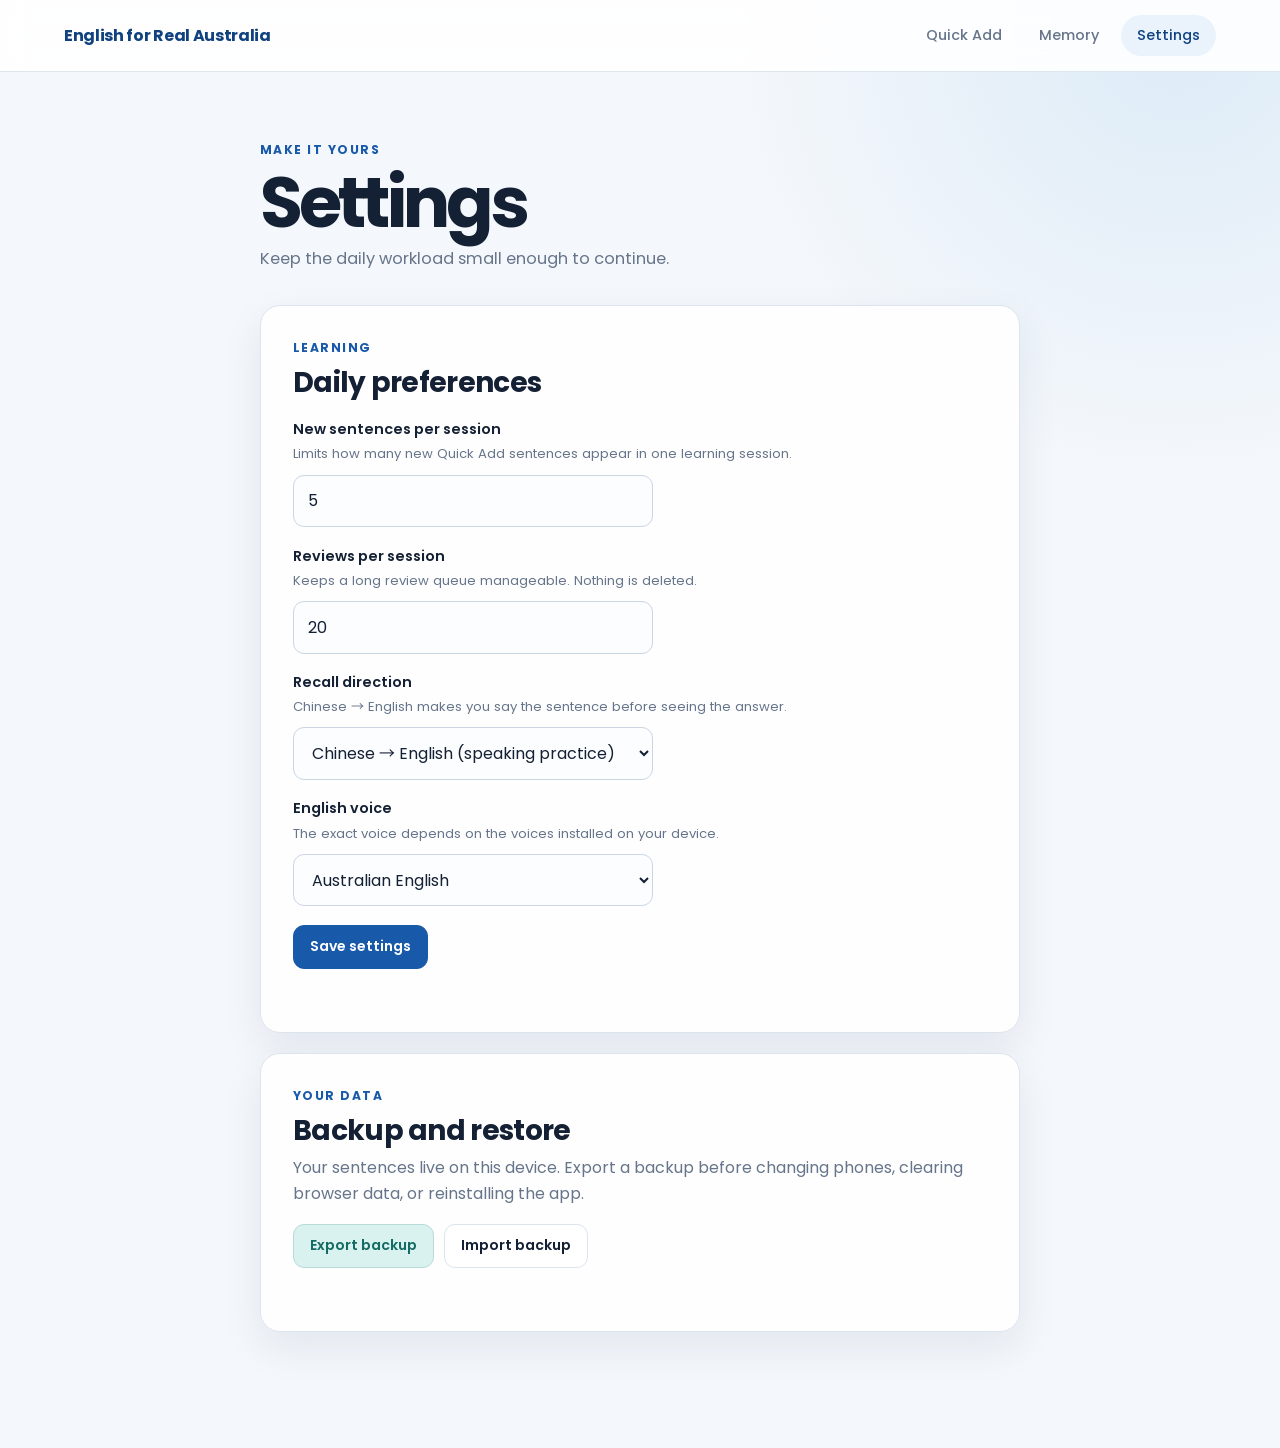
<file: settings.html>
<!doctype html>
<html lang="en">
<head>
  <meta charset="utf-8">
  <meta name="viewport" content="width=device-width, initial-scale=1, viewport-fit=cover">
  <title>Settings | English for Real Australia</title>
  <meta name="description" content="Adjust your learning preferences and back up your sentences.">
  <meta name="theme-color" content="#1859a9">
  <meta name="apple-mobile-web-app-capable" content="yes">
  <meta name="apple-mobile-web-app-status-bar-style" content="default">
  <link rel="manifest" href="manifest.json">
  <link rel="apple-touch-icon" href="icons/icon-192.png">
  <link rel="preconnect" href="https://fonts.googleapis.com">
  <link rel="preconnect" href="https://fonts.gstatic.com" crossorigin>
  <link href="https://fonts.googleapis.com/css2?family=Noto+Sans+SC:wght@400;600&family=Poppins:wght@400;500;600;700&display=swap" rel="stylesheet">
  <link rel="stylesheet" href="style.css">
</head>
<body data-page="settings">
  <header class="app-header">
    <a class="brand" href="index.html">English for Real Australia</a>
    <nav class="top-nav" aria-label="Main navigation">
      <a href="index.html">Quick Add</a>
      <a href="review.html">Memory</a>
      <a href="settings.html" class="active" aria-current="page">Settings</a>
    </nav>
  </header>

  <main class="page-shell narrow-shell">
    <section class="page-intro simple-intro">
      <div>
        <p class="eyebrow">Make it yours</p>
        <h1>Settings</h1>
        <p>Keep the daily workload small enough to continue.</p>
      </div>
    </section>

    <section class="panel settings-panel" aria-labelledby="learning-settings-title">
      <div class="section-heading">
        <div>
          <p class="step-label">Learning</p>
          <h2 id="learning-settings-title">Daily preferences</h2>
        </div>
      </div>
      <form id="settings-form" class="settings-form">
        <label for="setting-new-goal">New sentences per session</label>
        <p class="field-help">Limits how many new Quick Add sentences appear in one learning session.</p>
        <input type="number" id="setting-new-goal" min="1" max="30" step="1" inputmode="numeric">

        <label for="setting-review-goal">Reviews per session</label>
        <p class="field-help">Keeps a long review queue manageable. Nothing is deleted.</p>
        <input type="number" id="setting-review-goal" min="1" max="100" step="1" inputmode="numeric">

        <label for="setting-recall-direction">Recall direction</label>
        <p class="field-help">Chinese → English makes you say the sentence before seeing the answer.</p>
        <select id="setting-recall-direction">
          <option value="zh-en">Chinese → English (speaking practice)</option>
          <option value="en-zh">English → Chinese</option>
        </select>

        <label for="voice-select">English voice</label>
        <p class="field-help">The exact voice depends on the voices installed on your device.</p>
        <select id="voice-select">
          <option value="au">Australian English</option>
          <option value="uk">British English</option>
          <option value="us">American English</option>
        </select>

        <button type="submit" class="btn primary-btn">Save settings</button>
        <p class="form-status" id="settings-status" role="status" aria-live="polite"></p>
      </form>
    </section>

    <section class="panel settings-panel" aria-labelledby="backup-title">
      <div class="section-heading">
        <div>
          <p class="step-label">Your data</p>
          <h2 id="backup-title">Backup and restore</h2>
        </div>
      </div>
      <p>Your sentences live on this device. Export a backup before changing phones, clearing browser data, or reinstalling the app.</p>
      <div class="backup-actions">
        <button id="export-data-btn" class="btn secondary-btn">Export backup</button>
        <input type="file" id="import-data-file" accept="application/json" hidden>
        <button id="import-data-btn" class="btn quiet-btn">Import backup</button>
      </div>
      <p class="form-status" id="backup-status" role="status" aria-live="polite"></p>
    </section>
  </main>

  <nav class="bottom-nav" aria-label="Mobile navigation">
    <a href="index.html"><span>＋</span>Quick Add</a>
    <a href="review.html"><span>◴</span>Memory</a>
    <a href="settings.html" class="active" aria-current="page"><span>⚙</span>Settings</a>
  </nav>

  <script src="script.js"></script>
</body>
</html>
</file>
<file: style.css>
:root {
  --ink: #142033;
  --muted: #66758a;
  --line: #dce4ee;
  --soft-line: #edf1f6;
  --paper: #ffffff;
  --canvas: #f4f7fb;
  --blue: #1859a9;
  --blue-dark: #0f427f;
  --blue-soft: #eaf2fc;
  --aqua: #d9f2ef;
  --aqua-ink: #146b63;
  --amber: #fff1d3;
  --amber-ink: #8a5600;
  --red: #b43e46;
  --shadow: 0 16px 42px rgba(25, 53, 91, 0.08);
  --radius: 20px;
}

* {
  box-sizing: border-box;
}

html {
  min-height: 100%;
  background: var(--canvas);
  color: var(--ink);
  font-family: Poppins, "Noto Sans SC", system-ui, -apple-system, sans-serif;
  font-size: 16px;
}

body {
  min-height: 100vh;
  margin: 0;
  background:
    radial-gradient(circle at 92% 2%, rgba(80, 163, 222, 0.14), transparent 28rem),
    var(--canvas);
}

button,
input,
textarea,
select {
  color: inherit;
  font: inherit;
}

button,
a {
  -webkit-tap-highlight-color: transparent;
}

button {
  cursor: pointer;
}

button:disabled {
  cursor: default;
  opacity: 0.52;
}

a {
  color: inherit;
  text-decoration: none;
}

h1,
h2,
h3,
p {
  margin-top: 0;
}

h1 {
  margin-bottom: 0.5rem;
  font-size: clamp(2.25rem, 6vw, 4.4rem);
  letter-spacing: -0.055em;
  line-height: 1;
}

h2 {
  margin-bottom: 0.45rem;
  font-size: clamp(1.35rem, 3vw, 1.75rem);
  letter-spacing: -0.025em;
  line-height: 1.2;
}

h3 {
  margin-bottom: 0.8rem;
  font-size: 1.1rem;
  line-height: 1.55;
}

p {
  color: var(--muted);
  line-height: 1.65;
}

.app-header {
  position: sticky;
  z-index: 20;
  top: 0;
  display: flex;
  align-items: center;
  justify-content: space-between;
  min-height: 72px;
  padding: 0 5vw;
  border-bottom: 1px solid rgba(220, 228, 238, 0.9);
  background: rgba(255, 255, 255, 0.88);
  backdrop-filter: blur(14px);
}

.brand {
  color: var(--blue-dark);
  font-size: 1rem;
  font-weight: 700;
  letter-spacing: -0.02em;
}

.top-nav {
  display: flex;
  align-items: center;
  gap: 0.35rem;
}

.top-nav a {
  padding: 0.65rem 1rem;
  border-radius: 999px;
  color: var(--muted);
  font-size: 0.9rem;
  font-weight: 500;
}

.top-nav a:hover,
.top-nav a.active {
  background: var(--blue-soft);
  color: var(--blue-dark);
}

.page-shell {
  width: min(1120px, calc(100% - 2rem));
  margin: 0 auto;
  padding: 4.25rem 0 6rem;
}

.narrow-shell {
  width: min(760px, calc(100% - 2rem));
}

.page-intro {
  display: flex;
  align-items: flex-end;
  justify-content: space-between;
  gap: 2rem;
  margin-bottom: 2rem;
}

.page-intro > div:first-child {
  max-width: 650px;
}

.page-intro p:last-child {
  max-width: 620px;
  margin-bottom: 0;
  font-size: 1.02rem;
}

.eyebrow,
.step-label {
  margin-bottom: 0.5rem;
  color: var(--blue);
  font-size: 0.76rem;
  font-weight: 700;
  letter-spacing: 0.12em;
  text-transform: uppercase;
}

.mini-stats {
  display: grid;
  grid-template-columns: repeat(3, minmax(74px, 1fr));
  overflow: hidden;
  min-width: 290px;
  border: 1px solid var(--line);
  border-radius: 16px;
  background: rgba(255, 255, 255, 0.75);
}

.mini-stats div {
  display: flex;
  flex-direction: column;
  gap: 0.15rem;
  padding: 0.9rem 1rem;
  border-right: 1px solid var(--line);
  text-align: center;
}

.mini-stats div:last-child {
  border-right: 0;
}

.mini-stats strong {
  color: var(--blue-dark);
  font-size: 1.35rem;
}

.mini-stats span {
  color: var(--muted);
  font-size: 0.75rem;
}

.panel {
  margin-bottom: 1.25rem;
  padding: clamp(1.25rem, 4vw, 2rem);
  border: 1px solid var(--line);
  border-radius: var(--radius);
  background: rgba(255, 255, 255, 0.94);
  box-shadow: var(--shadow);
}

.add-panel {
  display: grid;
  grid-template-columns: minmax(210px, 0.7fr) minmax(420px, 1.3fr);
  gap: clamp(1.5rem, 5vw, 4rem);
}

.section-heading p:last-child {
  margin-bottom: 0;
  font-size: 0.92rem;
}

.add-form,
.settings-form {
  display: flex;
  flex-direction: column;
}

.add-form label,
.settings-form label {
  margin-bottom: 0.45rem;
  font-size: 0.9rem;
  font-weight: 600;
}

.optional {
  color: var(--muted);
  font-size: 0.76rem;
  font-weight: 400;
}

textarea,
input,
select {
  width: 100%;
  min-height: 48px;
  margin-bottom: 1.15rem;
  padding: 0.8rem 0.9rem;
  border: 1px solid #cbd6e3;
  border-radius: 11px;
  outline: 0;
  background: #fbfdff;
  font-size: 1rem;
  transition: border-color 120ms ease, box-shadow 120ms ease;
}

textarea {
  min-height: 58px;
  resize: vertical;
  line-height: 1.55;
}

textarea:focus,
input:focus,
select:focus {
  border-color: var(--blue);
  box-shadow: 0 0 0 3px rgba(24, 89, 169, 0.12);
}

.input-with-action {
  position: relative;
}

.input-with-action textarea {
  padding-right: 3.4rem;
}

.input-with-action .icon-btn {
  position: absolute;
  top: 0.55rem;
  right: 0.55rem;
}

.icon-btn {
  display: inline-grid;
  width: 38px;
  height: 38px;
  padding: 0;
  place-items: center;
  border: 0;
  border-radius: 10px;
  background: var(--blue-soft);
}

.icon-btn:hover {
  background: #dceafd;
}

.btn {
  display: inline-flex;
  min-height: 44px;
  align-items: center;
  justify-content: center;
  padding: 0.7rem 1rem;
  border: 1px solid transparent;
  border-radius: 11px;
  font-size: 0.88rem;
  font-weight: 600;
  line-height: 1.2;
}

.primary-btn {
  border-color: var(--blue);
  background: var(--blue);
  color: white;
}

.primary-btn:hover {
  border-color: var(--blue-dark);
  background: var(--blue-dark);
}

.secondary-btn {
  border-color: #b7dcd7;
  background: var(--aqua);
  color: var(--aqua-ink);
}

.quiet-btn {
  border-color: var(--line);
  background: white;
  color: var(--ink);
}

.text-action-btn,
.danger-text-btn {
  min-height: 36px;
  padding-inline: 0.55rem;
  border: 0;
  background: transparent;
  color: var(--blue);
}

.danger-text-btn {
  color: var(--red);
}

.text-btn {
  padding: 0;
  border: 0;
  background: transparent;
  color: var(--blue);
  font-size: 0.88rem;
  font-weight: 600;
}

.form-actions,
.backup-actions,
.card-actions {
  display: flex;
  flex-wrap: wrap;
  gap: 0.6rem;
}

.form-status {
  min-height: 1.35rem;
  margin: 0.6rem 0 0;
  color: var(--aqua-ink);
  font-size: 0.86rem;
}

.queue-heading,
.library-heading {
  display: flex;
  align-items: flex-end;
  justify-content: space-between;
  gap: 1.5rem;
  margin-bottom: 1.25rem;
}

.card-list {
  display: grid;
  grid-template-columns: repeat(2, minmax(0, 1fr));
  gap: 0.85rem;
}

.sentence-card {
  min-width: 0;
  padding: 1.2rem;
  border: 1px solid var(--line);
  border-radius: 15px;
  background: var(--paper);
}

.sentence-topline {
  display: flex;
  min-height: 38px;
  align-items: center;
  justify-content: space-between;
  gap: 1rem;
  margin-bottom: 0.55rem;
}

.sentence-card h3 {
  overflow-wrap: anywhere;
}

.translation {
  margin: 0.6rem 0;
  padding: 0.8rem;
  border-radius: 10px;
  background: var(--blue-soft);
  color: var(--ink);
  font-family: "Noto Sans SC", Poppins, sans-serif;
}

.note {
  margin: 0.9rem 0;
  padding-top: 0.8rem;
  border-top: 1px solid var(--soft-line);
  font-size: 0.86rem;
}

.note span {
  display: block;
  margin-bottom: 0.2rem;
  color: var(--ink);
  font-size: 0.7rem;
  font-weight: 700;
  letter-spacing: 0.09em;
  text-transform: uppercase;
}

.card-actions {
  align-items: center;
  margin-top: 1rem;
}

.status-badge {
  display: inline-flex;
  padding: 0.3rem 0.55rem;
  border-radius: 999px;
  background: var(--blue-soft);
  color: var(--blue-dark);
  font-size: 0.72rem;
  font-weight: 600;
}

.status-badge.due {
  background: var(--amber);
  color: var(--amber-ink);
}

.status-badge.mastered {
  background: var(--aqua);
  color: var(--aqua-ink);
}

.empty-state {
  grid-column: 1 / -1;
  padding: 2.5rem 1rem;
  text-align: center;
}

.empty-state p {
  max-width: 470px;
  margin: 0.45rem auto 1rem;
}

.empty-mark,
.complete-mark {
  display: grid;
  width: 48px;
  height: 48px;
  margin: 0 auto 0.8rem;
  place-items: center;
  border-radius: 50%;
  background: var(--aqua);
  color: var(--aqua-ink);
  font-size: 1.2rem;
  font-weight: 700;
}

.memory-intro .btn {
  min-width: 150px;
}

.memory-stats {
  display: grid;
  grid-template-columns: repeat(4, minmax(0, 1fr));
  gap: 0.75rem;
  margin-bottom: 1.25rem;
}

.stat-card {
  display: flex;
  min-height: 104px;
  flex-direction: column;
  justify-content: center;
  padding: 1rem;
  border: 1px solid var(--line);
  border-radius: 15px;
  background: rgba(255, 255, 255, 0.8);
  text-align: left;
}

.stat-card strong {
  margin-bottom: 0.15rem;
  color: var(--blue-dark);
  font-size: 1.7rem;
}

.stat-card span {
  color: var(--muted);
  font-size: 0.82rem;
}

.stat-card.active {
  border-color: var(--blue);
  background: var(--blue);
}

.stat-card.active strong,
.stat-card.active span {
  color: white;
}

.search-box {
  position: relative;
  display: flex;
  width: min(100%, 310px);
  align-items: center;
}

.search-box > span:first-child {
  position: absolute;
  left: 0.9rem;
  z-index: 1;
  color: var(--muted);
  font-size: 1.3rem;
}

.search-box input {
  margin: 0;
  padding-left: 2.55rem;
}

.settings-panel + .settings-panel {
  margin-top: 1.25rem;
}

.settings-form {
  margin-top: 1.2rem;
}

.settings-form input,
.settings-form select {
  max-width: 360px;
}

.settings-form .btn {
  align-self: flex-start;
}

.field-help {
  max-width: 560px;
  margin: -0.25rem 0 0.6rem;
  font-size: 0.82rem;
}

.study-overlay {
  position: fixed;
  z-index: 100;
  inset: 0;
  overflow-y: auto;
  padding: max(1rem, env(safe-area-inset-top)) 1rem max(1rem, env(safe-area-inset-bottom));
  background: rgba(244, 247, 251, 0.98);
}

.study-overlay[hidden] {
  display: none;
}

.study-shell {
  width: min(680px, 100%);
  margin: 0 auto;
}

.study-toolbar {
  display: flex;
  align-items: center;
  justify-content: space-between;
  min-height: 52px;
  margin-bottom: 1rem;
  color: var(--muted);
  font-size: 0.88rem;
}

.study-card-wrap .sentence-card {
  min-height: 390px;
  padding: clamp(1.4rem, 6vw, 3rem);
  box-shadow: var(--shadow);
}

.study-card-wrap .sentence-card h3 {
  margin: 1.6rem 0 1.2rem;
  font-size: clamp(1.45rem, 5vw, 2.15rem);
  line-height: 1.45;
}

.recall-card {
  display: flex;
  flex-direction: column;
  justify-content: center;
}

.recall-instruction,
.answer-label {
  margin: 0;
  color: var(--blue);
  font-size: 0.76rem;
  font-weight: 700;
  letter-spacing: 0.1em;
  text-transform: uppercase;
}

.study-card-wrap .recall-prompt {
  margin: 1rem 0 0.75rem;
  font-family: "Noto Sans SC", Poppins, sans-serif;
  font-size: clamp(1.55rem, 5vw, 2.25rem);
}

.recall-hint {
  margin-bottom: 1.4rem;
  font-size: 0.9rem;
}

.reveal-answer-btn {
  align-self: flex-start;
}

.recall-answer {
  margin-top: 1.6rem;
  padding-top: 1.4rem;
  border-top: 1px solid var(--line);
}

.recall-answer[hidden] {
  display: none;
}

.study-card-wrap .recall-answer h3 {
  margin-top: 0.75rem;
}

.study-card-wrap .card-actions {
  margin-top: 2.2rem;
}

.study-complete {
  margin-top: 12vh;
  padding: 3rem 1rem;
  text-align: center;
}

.study-complete p:not(.step-label) {
  margin-bottom: 1.5rem;
}

.study-open {
  overflow: hidden;
}

.install-btn {
  position: fixed;
  right: 1rem;
  bottom: 1rem;
  z-index: 30;
  min-height: 44px;
  padding: 0.7rem 1rem;
  border: 0;
  border-radius: 999px;
  background: var(--ink);
  color: white;
  box-shadow: var(--shadow);
}

.bottom-nav {
  display: none;
}

.sr-only {
  position: absolute;
  width: 1px;
  height: 1px;
  overflow: hidden;
  clip: rect(0, 0, 0, 0);
  white-space: nowrap;
  clip-path: inset(50%);
}

@media (max-width: 760px) {
  body {
    padding-bottom: calc(74px + env(safe-area-inset-bottom));
  }

  .app-header {
    position: static;
    min-height: 58px;
    padding: 0 1rem;
  }

  .brand {
    font-size: 0.92rem;
  }

  .top-nav {
    display: none;
  }

  .page-shell,
  .narrow-shell {
    width: min(100% - 1rem, 680px);
    padding: 2rem 0 2.5rem;
  }

  .page-intro,
  .add-panel,
  .queue-heading,
  .library-heading {
    display: flex;
    flex-direction: column;
    align-items: stretch;
    gap: 1rem;
  }

  .page-intro {
    margin-bottom: 1.4rem;
  }

  .compact-intro {
    gap: 1.2rem;
  }

  .mini-stats {
    min-width: 0;
  }

  .panel {
    padding: 1.1rem;
    border-radius: 16px;
  }

  .queue-heading .btn,
  .memory-intro .btn,
  .search-box {
    width: 100%;
  }

  .card-list {
    grid-template-columns: 1fr;
  }

  .memory-stats {
    grid-template-columns: repeat(2, 1fr);
  }

  .stat-card {
    min-height: 90px;
  }

  .bottom-nav {
    position: fixed;
    z-index: 50;
    right: 0;
    bottom: 0;
    left: 0;
    display: grid;
    grid-template-columns: repeat(3, 1fr);
    padding: 0.45rem 0.75rem calc(0.45rem + env(safe-area-inset-bottom));
    border-top: 1px solid var(--line);
    background: rgba(255, 255, 255, 0.96);
    backdrop-filter: blur(14px);
  }

  .bottom-nav a {
    display: flex;
    min-height: 52px;
    flex-direction: column;
    align-items: center;
    justify-content: center;
    gap: 0.15rem;
    border-radius: 10px;
    color: var(--muted);
    font-size: 0.72rem;
    font-weight: 500;
  }

  .bottom-nav a span {
    font-size: 1.1rem;
    line-height: 1;
  }

  .bottom-nav a.active {
    background: var(--blue-soft);
    color: var(--blue-dark);
  }

  .study-card-wrap .card-actions .btn {
    flex: 1 1 130px;
  }

  .install-btn {
    bottom: calc(82px + env(safe-area-inset-bottom));
  }
}

@media (max-width: 390px) {
  h1 {
    font-size: 2.15rem;
  }

  .mini-stats div {
    padding-inline: 0.55rem;
  }

  .memory-stats {
    gap: 0.5rem;
  }
}

@media (prefers-reduced-motion: reduce) {
  *,
  *::before,
  *::after {
    scroll-behavior: auto !important;
    transition: none !important;
  }
}
</file>
